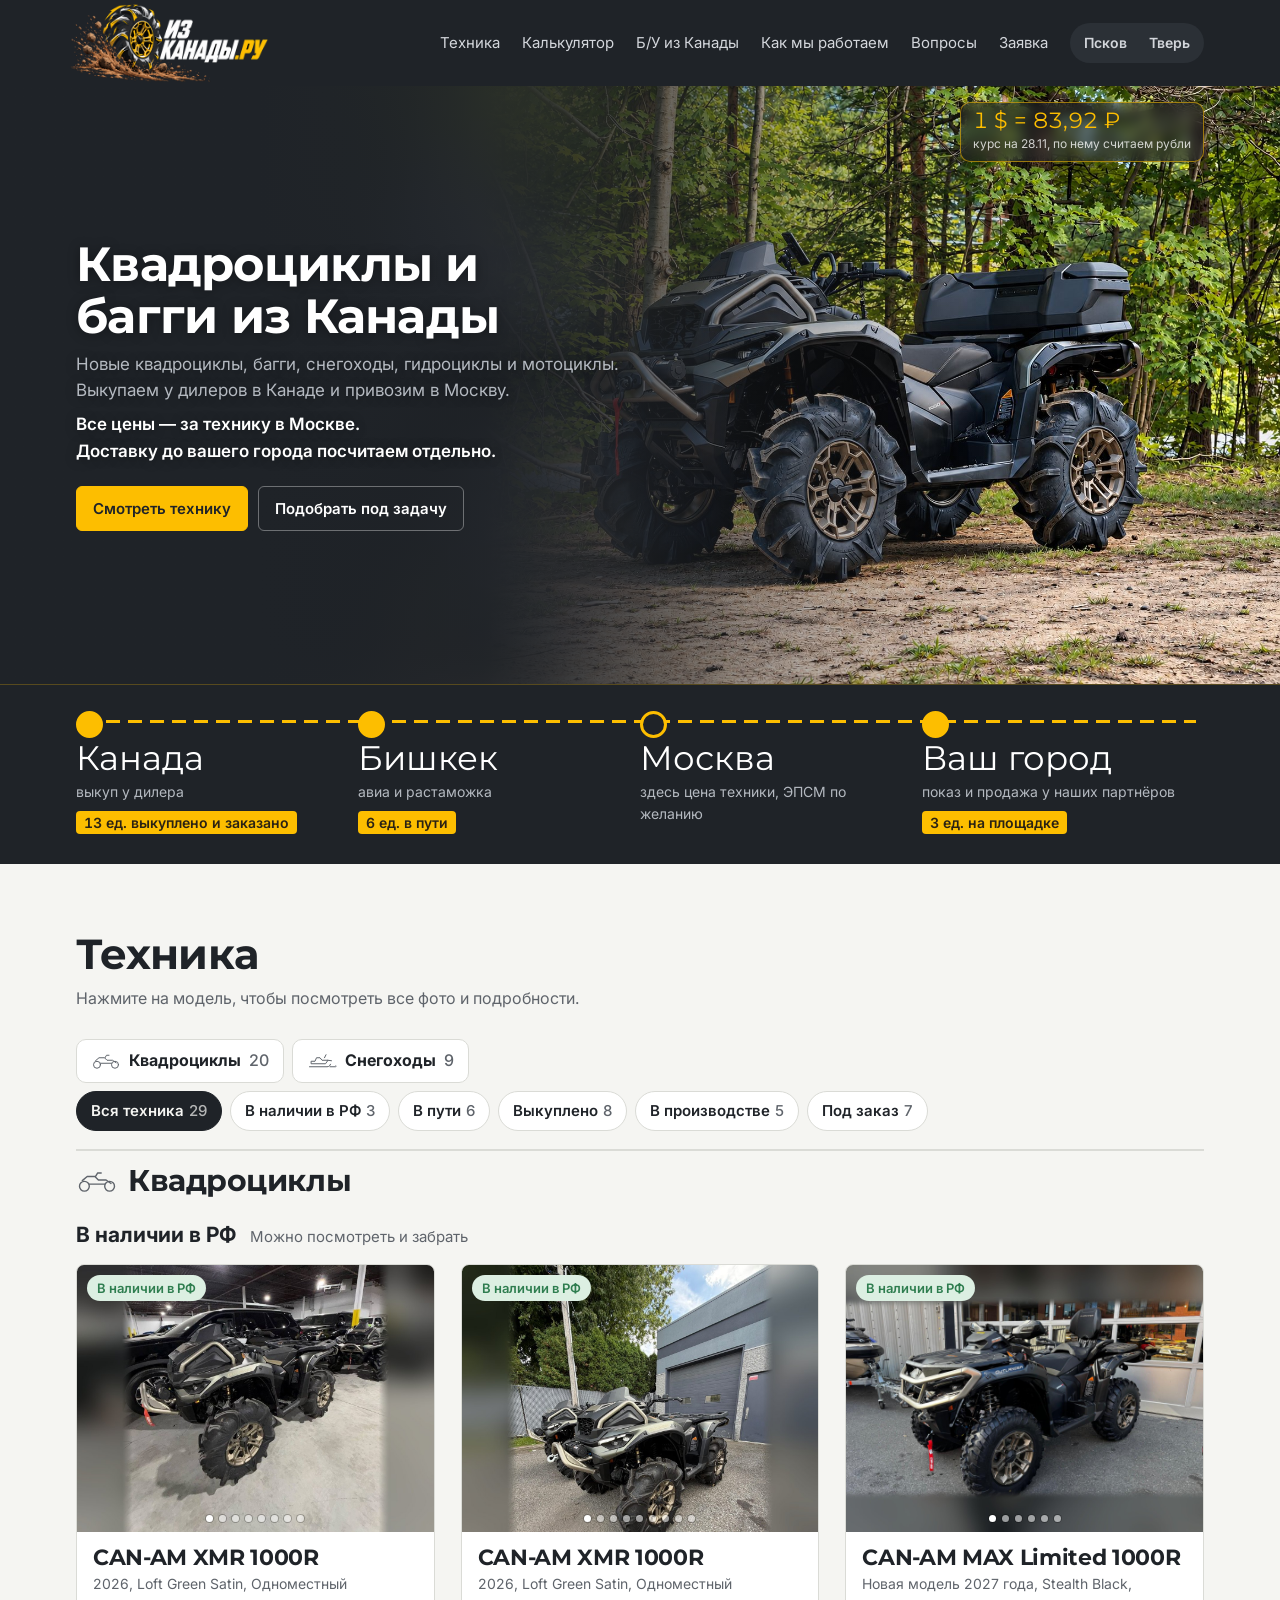
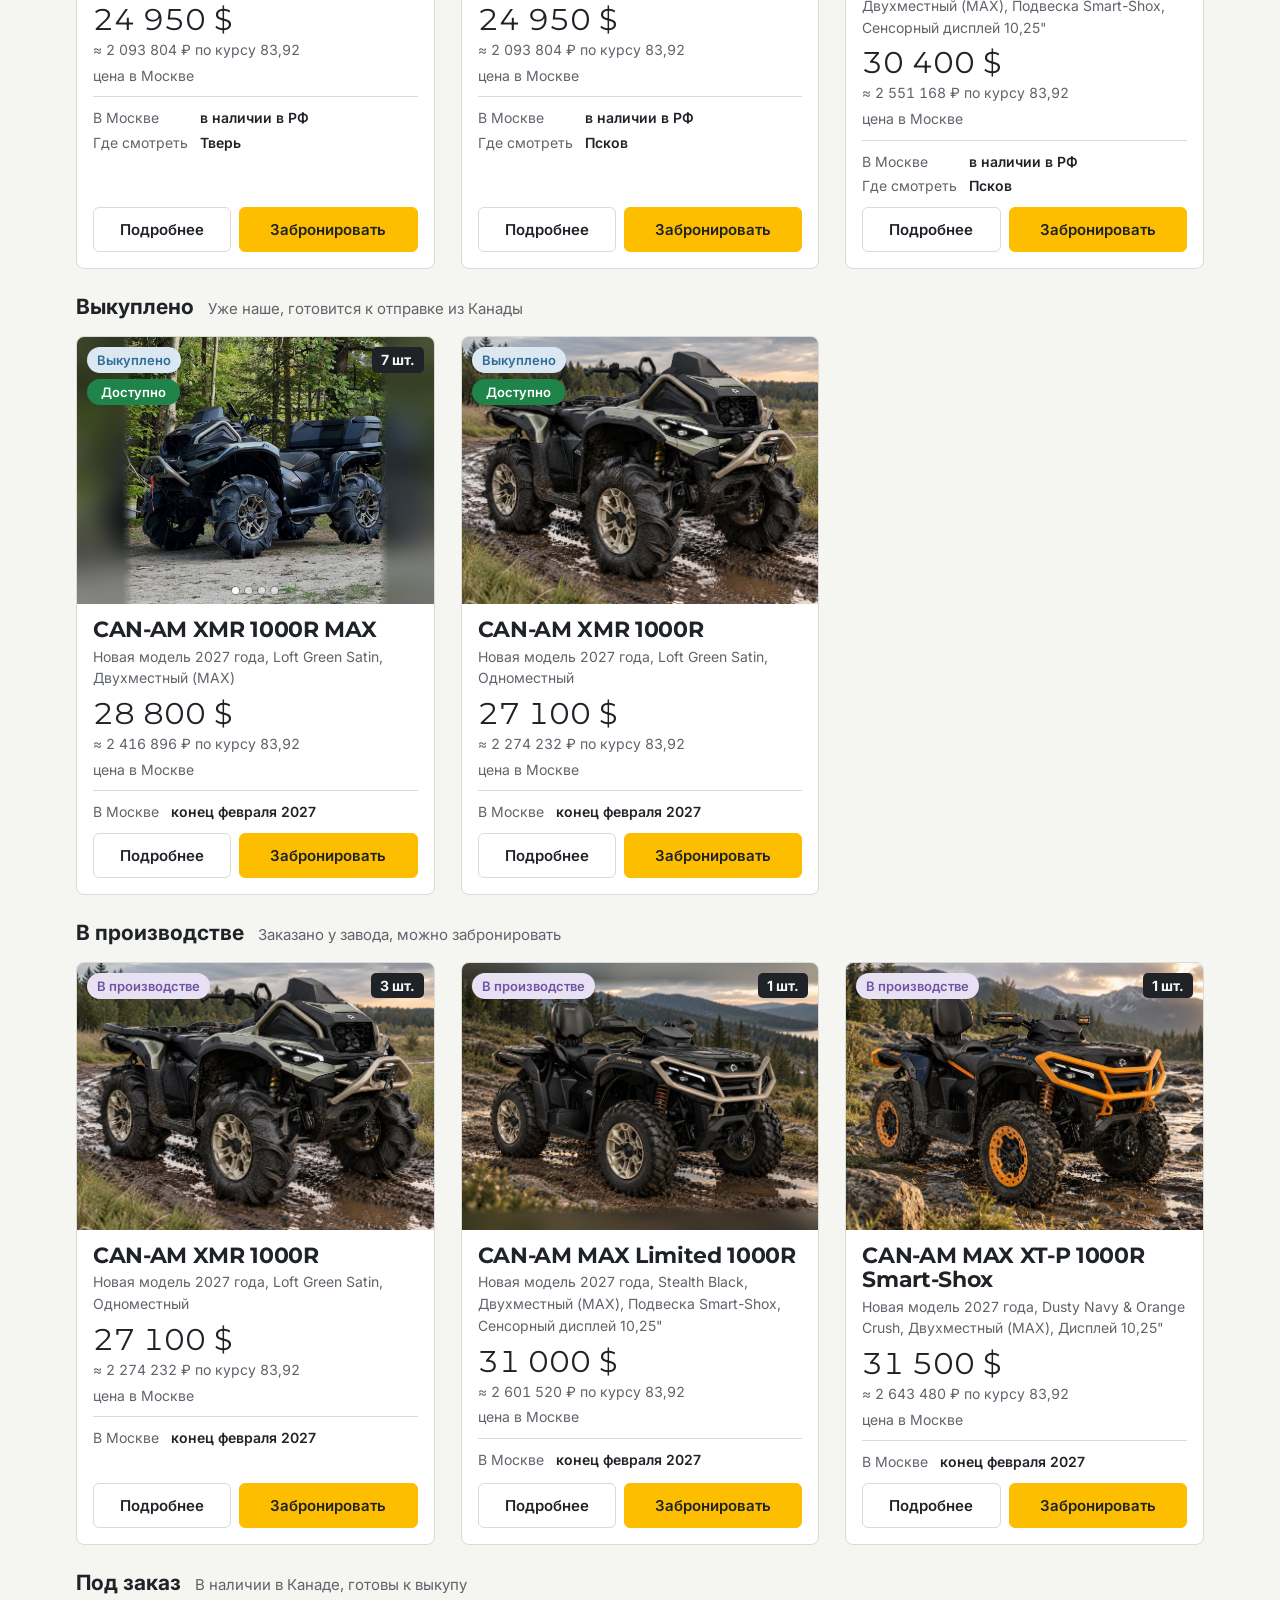
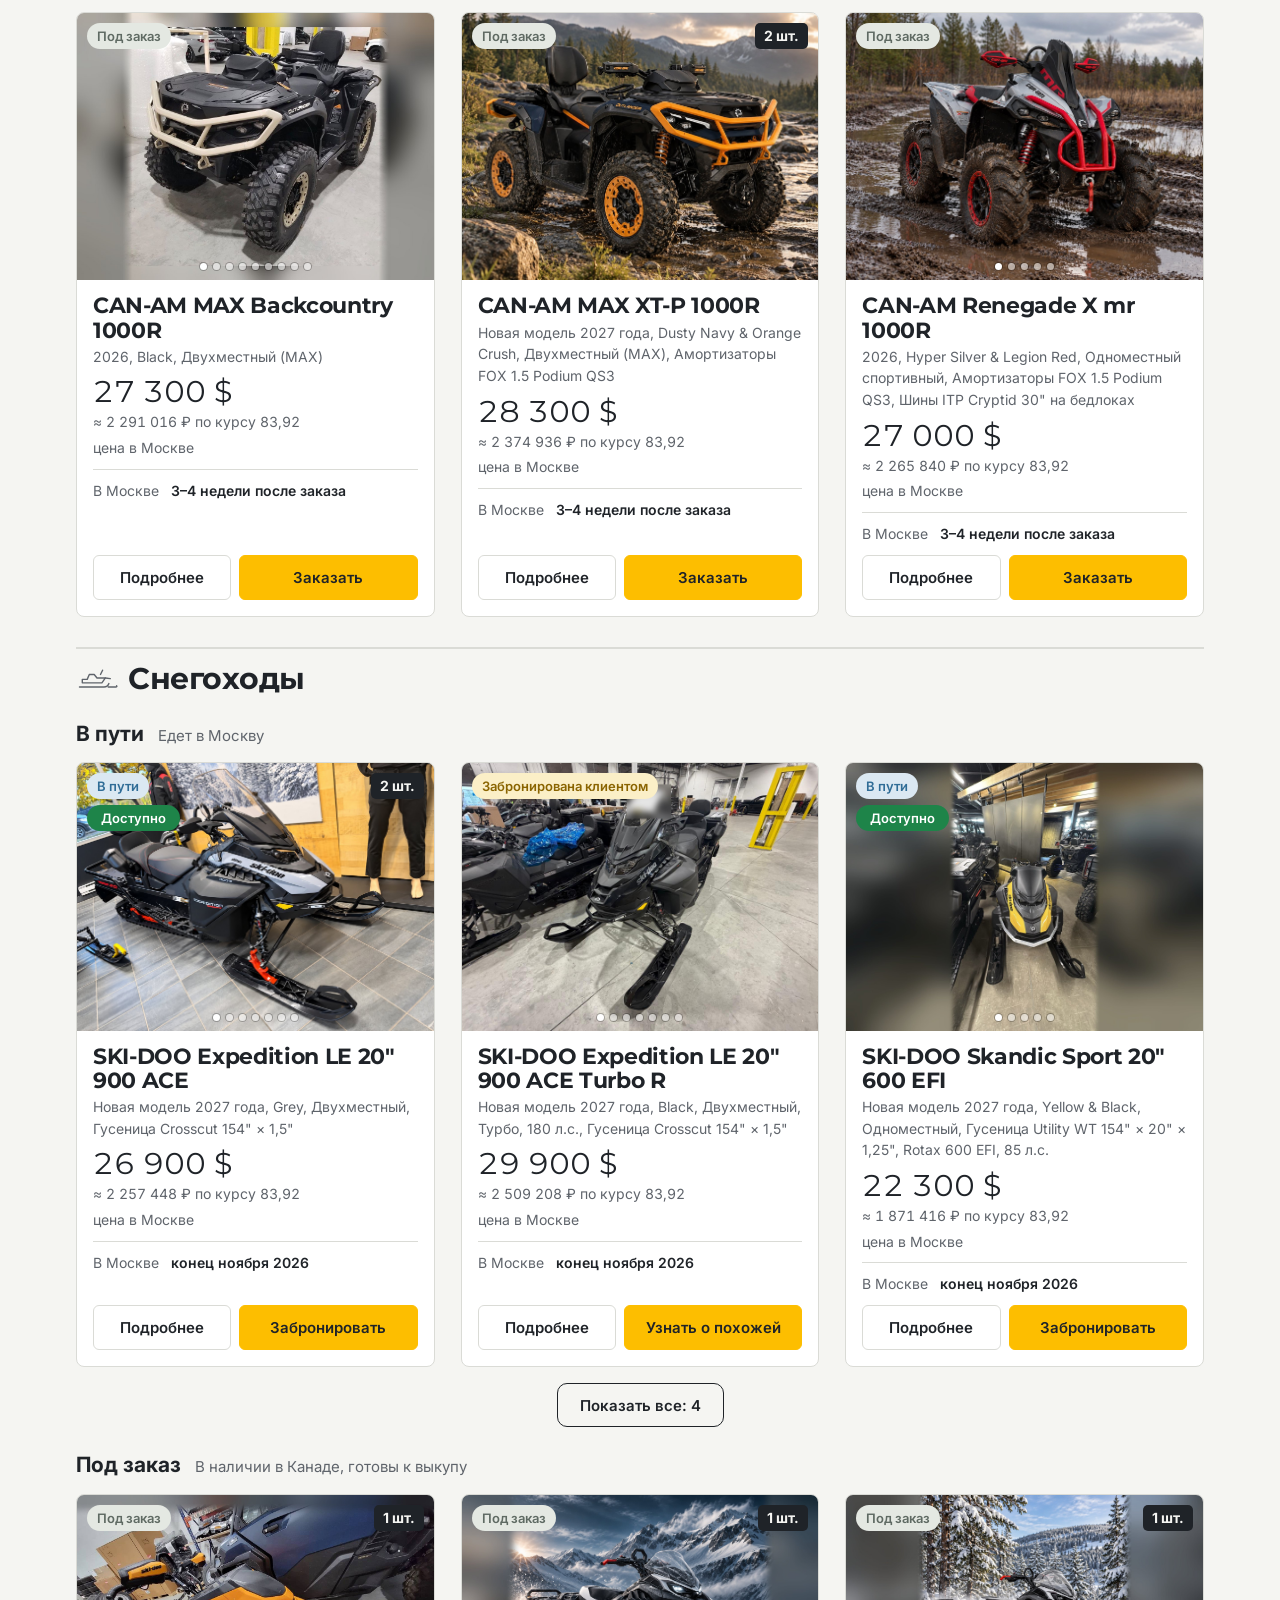
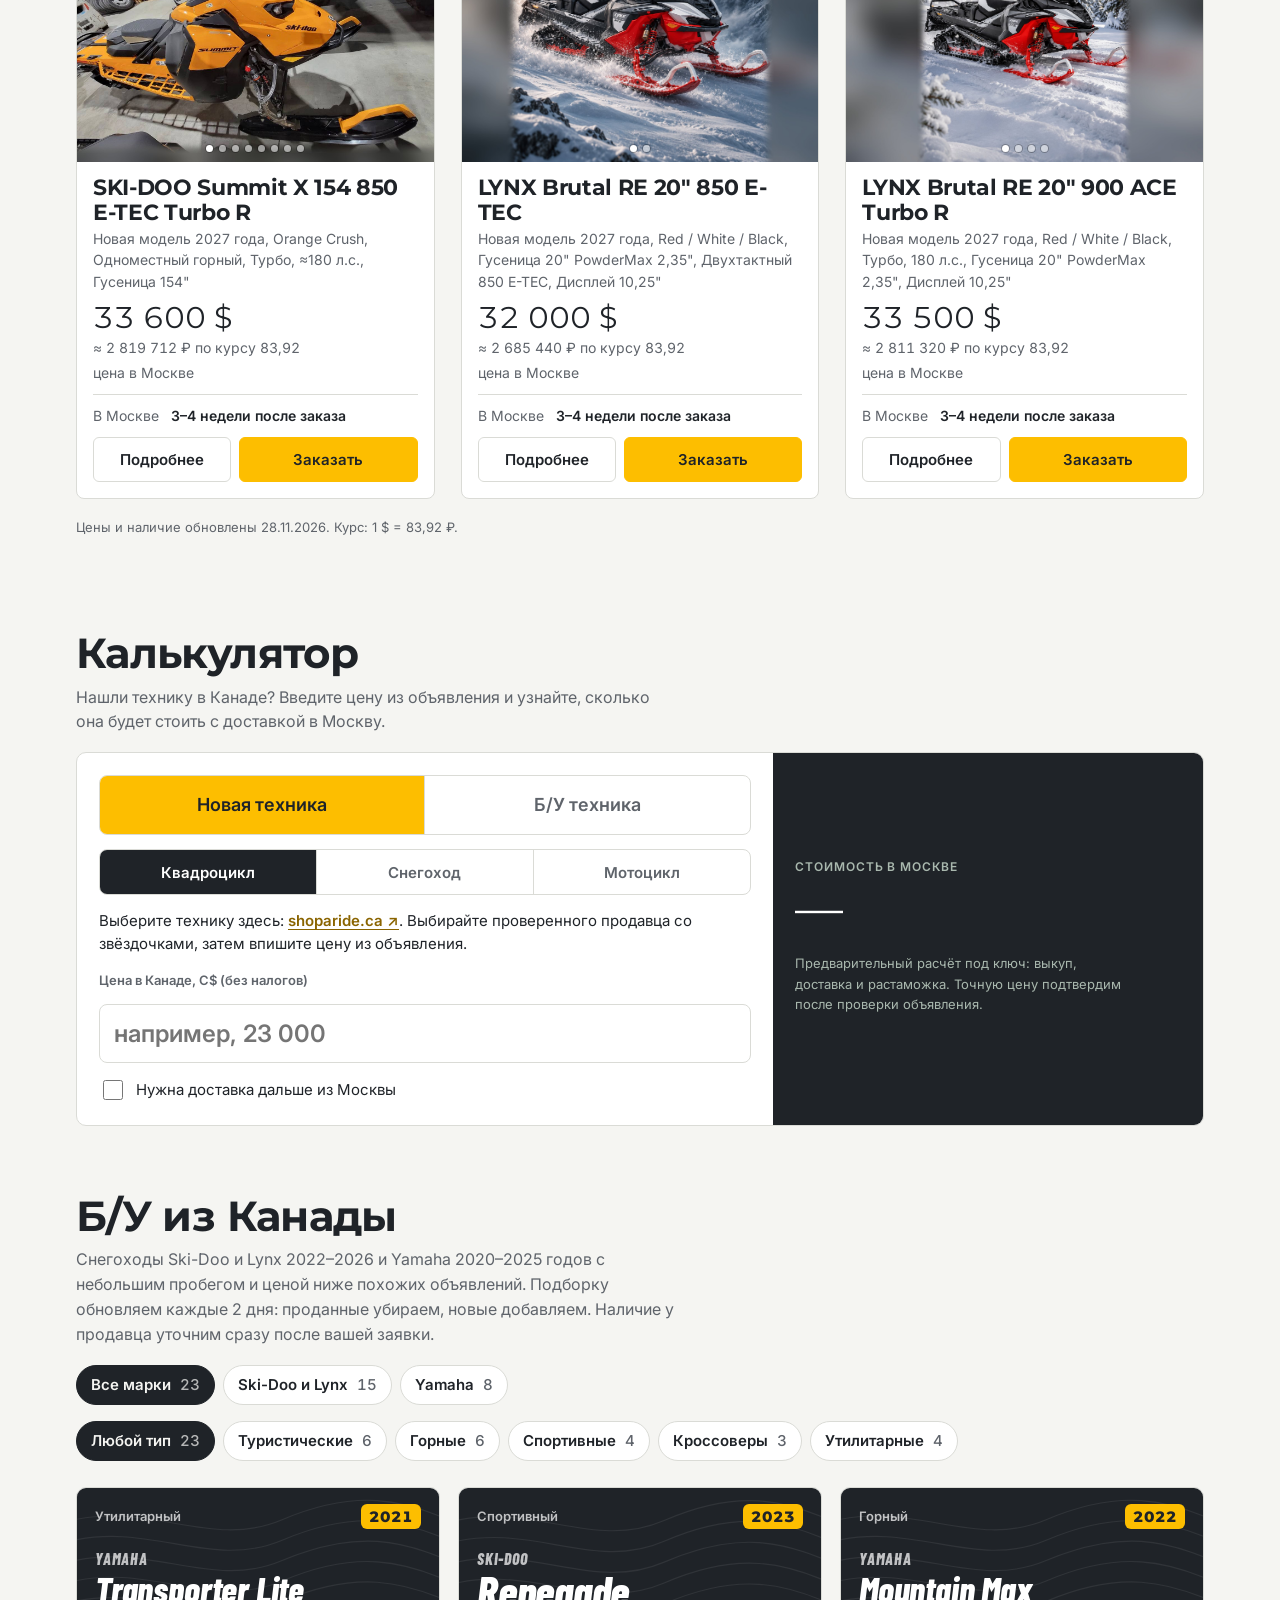
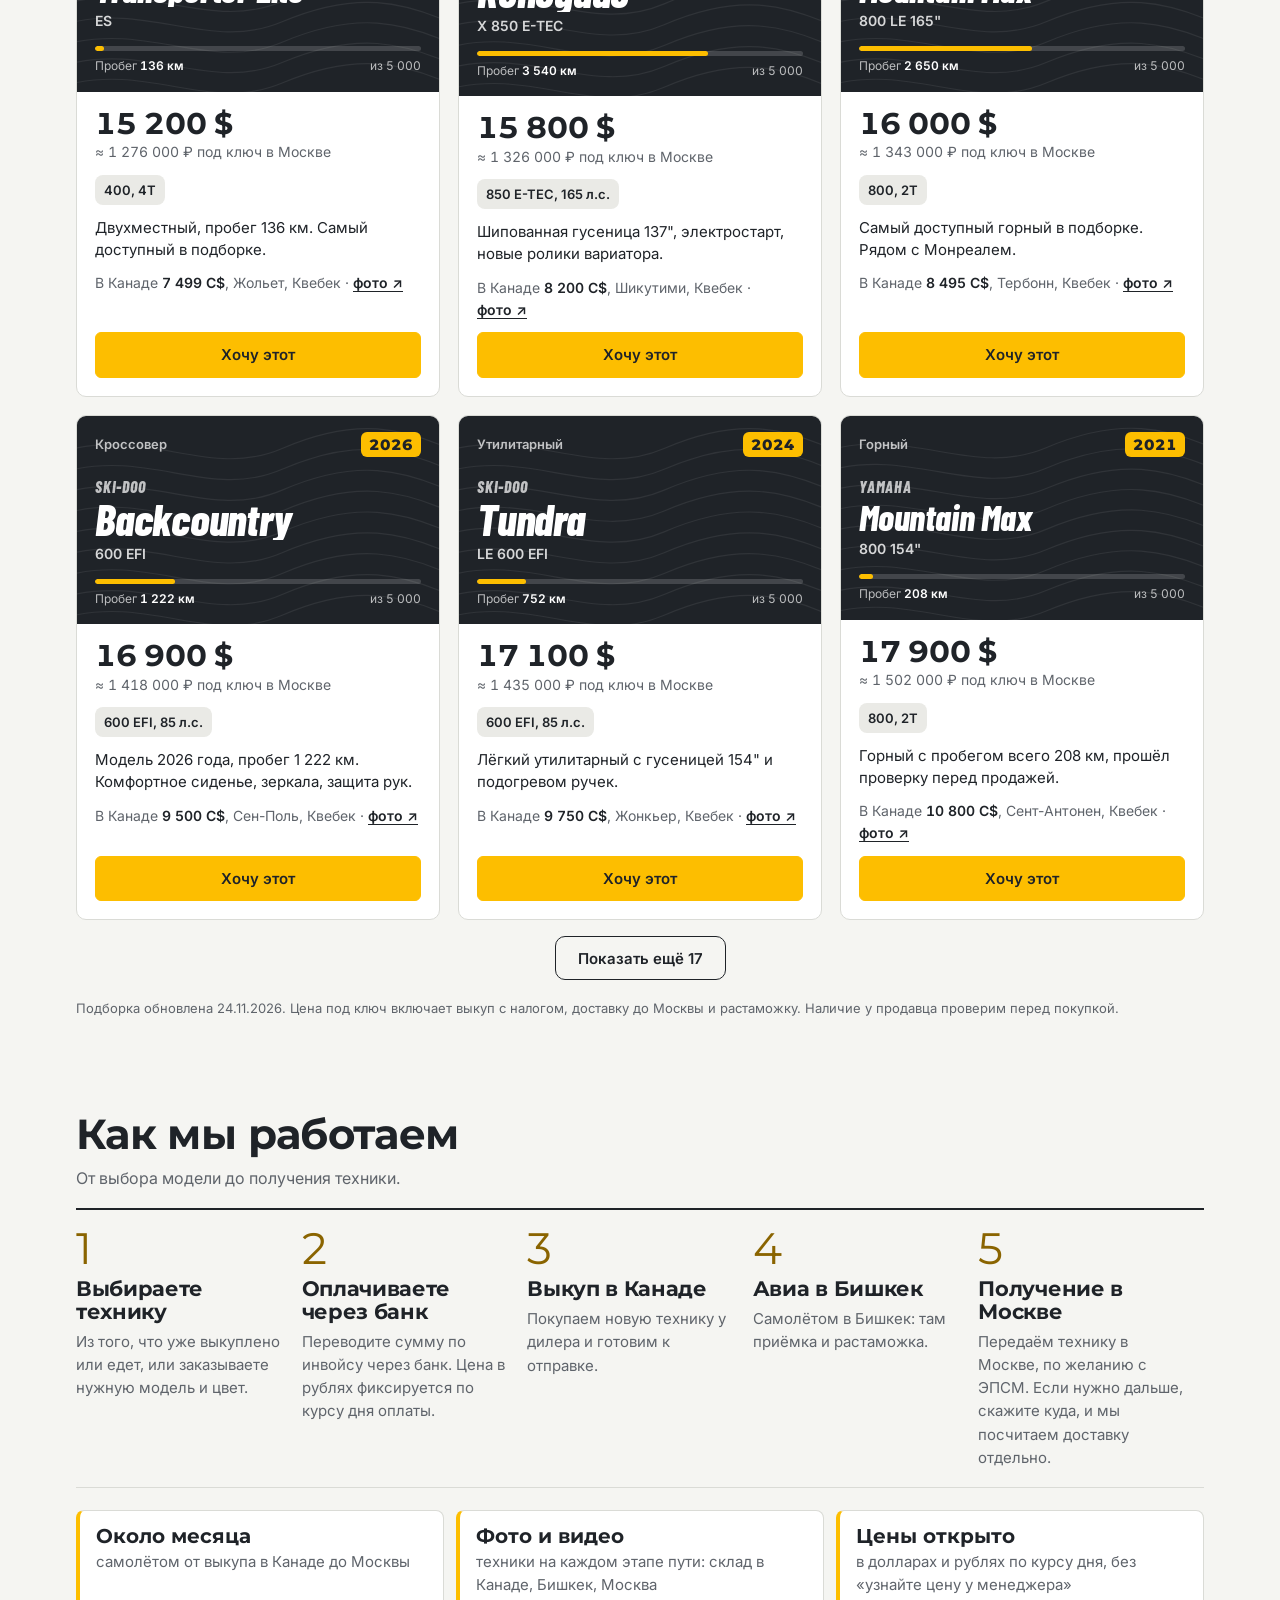
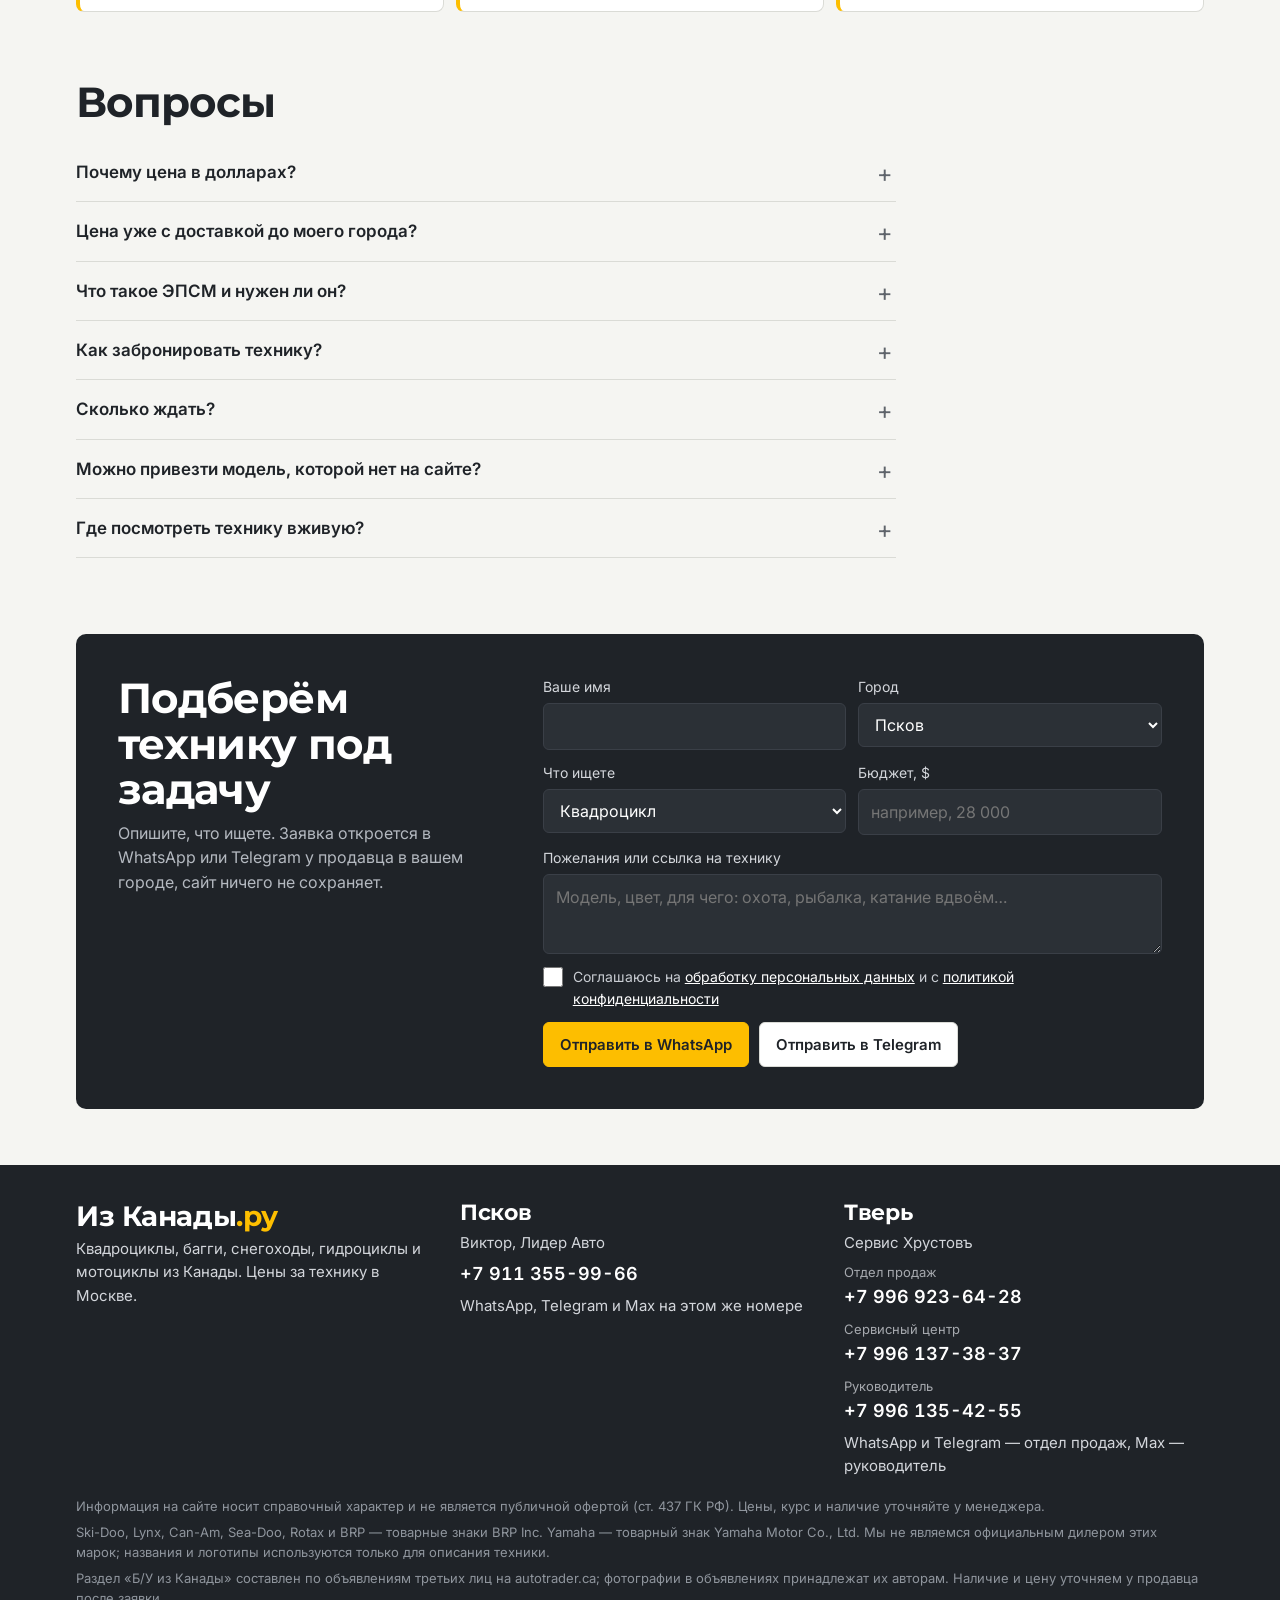
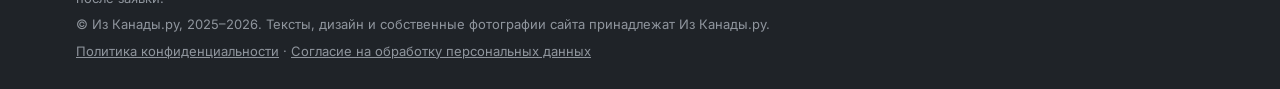
<file: index.html>
<!doctype html>
<html lang="ru">
<head>
<meta charset="utf-8">
<meta name="viewport" content="width=device-width,initial-scale=1,viewport-fit=cover">
<meta name="robots" content="noindex">
<title>Из Канады.ру — квадроциклы, багги, снегоходы, гидроциклы и мотоциклы, цены в Москве</title>
<meta property="og:type" content="website">
<meta property="og:site_name" content="Из Канады.ру">
<meta property="og:title" content="Из Канады.ру — квадроциклы, багги, снегоходы, гидроциклы и мотоциклы, цены в Москве">
<meta property="og:description" content="Новые квадроциклы, багги, снегоходы, гидроциклы и мотоциклы из Канады. Цены за технику в Москве, в долларах и рублях по курсу на сегодня.">
<meta property="og:url" content="https://izkanady.ru/">
<meta property="og:image" content="https://izkanady.ru/img/og.jpg">
<meta property="og:image:width" content="1200">
<meta property="og:image:height" content="630">
<meta property="og:locale" content="ru_RU">
<meta name="twitter:card" content="summary_large_image">
<meta name="description" content="Новые квадроциклы, багги, снегоходы, гидроциклы и мотоциклы из Канады. Цены за технику в Москве, в долларах и рублях по курсу на сегодня.">
<link rel="preconnect" href="https://fonts.googleapis.com">
<link rel="preconnect" href="https://fonts.gstatic.com" crossorigin>
<link rel="stylesheet" href="https://fonts.googleapis.com/css2?family=Montserrat:wght@600;700;800&family=Inter:wght@400;500;600;700&family=Barlow+Condensed:ital,wght@1,800&display=swap">
<link rel="stylesheet" href="assets/site.css?v=20261123r">
<link rel="icon" href="img/favicon-64.png?v=1" type="image/png">
<link rel="apple-touch-icon" href="img/apple-touch-icon.png?v=1">
</head>
<body>
<header class="top">
  <div class="wrap">
    <a class="logo" href="./"><img class="logo-img" src="img/logo-header.png?v=1" alt="Из Канады.ру" width="157" height="60"></a>
    <nav class="topnav" aria-label="Разделы"><a href="#catalog">Техника</a><a href="#calc">Калькулятор</a><a href="#used">Б/У из Канады</a><a href="#how">Как мы работаем</a><a href="#faq">Вопросы</a><a href="#request">Заявка</a></nav>
    <div id="cityToggle"></div>
  </div>
</header>

<section class="hero">
  <div class="hero-photo" aria-hidden="true"></div>
  <div class="wrap">
    <div class="hero-row">
      <div>
        <h1>Квадроциклы и багги из Канады</h1>
        <p class="lead">Новые квадроциклы, багги, снегоходы, гидроциклы и мотоциклы.<br>Выкупаем у дилеров в Канаде и привозим в Москву.</p><p class="lead" style="color:#fff;font-weight:600">Все цены — за технику в Москве.<br>Доставку до вашего города посчитаем отдельно.</p>
        <div class="cta"><a class="btn primary" href="#catalog">Смотреть технику</a><a class="btn ghost-light" href="#request">Подобрать под задачу</a></div>
      </div>
      <div class="rate" aria-label="Курс доллара"><div class="v num" id="rateVal"></div><div class="l" id="rateLbl"></div></div>
    </div>
  </div>
</section>
<section class="route-band" aria-label="Путь техники">
  <div class="wrap"><div class="route"><ol id="route"></ol></div></div>
</section>

<main>
  <section class="block" id="catalog">
    <div class="wrap">
      <div class="block-h"><div><h2>Техника</h2><p class="lead">Нажмите на модель, чтобы посмотреть все фото и подробности.</p></div></div>
      <div class="catnav"><nav class="kinds" id="kinds" aria-label="Вид техники" hidden></nav><nav class="filter" id="filter" aria-label="Фильтр по наличию"></nav></div>
      <div id="list"></div>
      <p class="updated" id="updated"></p>
    </div>
  </section>

  <section class="block" id="calc" hidden>
    <div class="wrap">
      <div class="block-h"><div><h2>Калькулятор</h2><p class="lead">Нашли технику в Канаде? Введите цену из объявления и узнайте, сколько она будет стоить с доставкой в Москву.</p></div></div>
      <div class="calc-box">
        <div class="calc-in">
          <div class="seg seg-big" role="radiogroup" aria-label="Состояние техники">
            <button type="button" role="radio" aria-checked="true" data-ccond="n">Новая техника</button>
            <button type="button" role="radio" aria-checked="false" data-ccond="u">Б/У техника</button>
          </div>
          <div class="seg" role="radiogroup" aria-label="Тип техники">
            <button type="button" role="radio" aria-checked="true" data-ctype="q">Квадроцикл</button>
            <button type="button" role="radio" aria-checked="false" data-ctype="s">Снегоход</button>
            <button type="button" role="radio" aria-checked="false" data-ctype="m" id="calcMoto">Мотоцикл</button>
          </div>
          <p class="calc-src" id="calcSrcP">Выберите технику здесь: <a id="calcSrc" href="https://www.shoparide.ca/en/snowmobile/?region=montreal" target="_blank" rel="noopener">shoparide.ca ↗</a>. <span id="calcSrcTip">Выбирайте проверенного продавца со звёздочками, затем впишите цену из объявления.</span></p>
          <label class="calc-lbl" for="calcPrice">Цена в Канаде, C$ (без налогов)</label>
          <input id="calcPrice" class="calc-price num" inputmode="decimal" autocomplete="off" placeholder="например, 23 000">
          <label class="calc-chk"><input type="checkbox" id="calcDeliv"> Нужна доставка дальше из Москвы</label>
        </div>
        <div class="calc-out" aria-live="polite">
          <div class="calc-cap">Стоимость в Москве</div>
          <div class="calc-usd num" id="calcUsd">—</div>
          <div class="calc-rub num" id="calcRub"></div>
          <div class="calc-pre num" id="calcPre" hidden></div>
          <p class="calc-note" id="calcNote">Предварительный расчёт под ключ: выкуп, доставка и растаможка. Точную цену подтвердим после проверки объявления.</p>
          <button type="button" class="btn primary" id="calcAsk" hidden>Узнать точную цену</button>
        </div>
      </div>
    </div>
  </section>

  <section class="block" id="used" hidden>
    <div class="wrap">
      <div class="block-h"><div><h2>Б/У из Канады</h2><p class="lead">Снегоходы Ski-Doo и Lynx 2022–2026 и Yamaha 2020–2025 годов с небольшим пробегом и ценой ниже похожих объявлений. Подборку обновляем каждые 2 дня: проданные убираем, новые добавляем. Наличие у продавца уточним сразу после вашей заявки.</p></div></div>
      <div class="uc-filters">
        <nav class="filter" id="ucBrand" aria-label="Марка"></nav>
        <nav class="filter" id="ucKind" aria-label="Тип снегохода"></nav>
      </div>
      <div class="uc-grid" id="usedList"></div>
      <button class="more-btn" type="button" id="usedMore" hidden></button>
      <p class="updated" id="usedUpd"></p>
    </div>
  </section>

  <section class="block" id="how">
    <div class="wrap">
      <div class="block-h"><div><h2>Как мы работаем</h2><p class="lead">От выбора модели до получения техники.</p></div></div>
      <ol class="steps">
        <li><h3>Выбираете технику</h3><p>Из того, что уже выкуплено или едет, или заказываете нужную модель и цвет.</p></li>
        <li><h3>Оплачиваете через банк</h3><p>Переводите сумму по инвойсу через банк. Цена в рублях фиксируется по курсу дня оплаты.</p></li>
        <li><h3>Выкуп в Канаде</h3><p>Покупаем новую технику у дилера и готовим к отправке.</p></li>
        <li><h3>Авиа в Бишкек</h3><p>Самолётом в Бишкек: там приёмка и растаможка.</p></li>
        <li><h3>Получение в Москве</h3><p>Передаём технику в Москве, по желанию с ЭПСМ. Если нужно дальше, скажите куда, и мы посчитаем доставку отдельно.</p></li>
      </ol>
      <ul class="promise">
        <li><b>Около месяца</b><span>самолётом от выкупа в Канаде до Москвы</span></li>
        <li><b>Фото и видео</b><span>техники на каждом этапе пути: склад в Канаде, Бишкек, Москва</span></li>
        <li><b>Цены открыто</b><span>в долларах и рублях по курсу дня, без «узнайте цену у менеджера»</span></li>
      </ul>
    </div>
  </section>

  <section class="block" id="faq">
    <div class="wrap">
      <div class="block-h"><h2>Вопросы</h2></div>
      <div class="faq">
        <details><summary>Почему цена в долларах?</summary><p>Технику мы покупаем в Канаде за доллары, поэтому цена фиксируется в долларах. Рублёвая цена на сайте пересчитана по курсу на сегодня, курс обновляется каждое утро. Точную сумму в рублях назовёт продавец в день оплаты.</p></details>
        <details><summary>Цена уже с доставкой до моего города?</summary><p>Нет. Все цены на сайте — за технику в Москве. Скажите продавцу, куда нужно привезти, и он посчитает доставку отдельно.</p></details>
        <details><summary>Что такое ЭПСМ и нужен ли он?</summary><p>Электронный паспорт самоходной машины. Он нужен, чтобы поставить технику на учёт. Оформляем по желанию, это <b id="epsmFaq"></b> сверх цены техники.</p></details>
        <details><summary>Как забронировать технику?</summary><p>Нажмите «Забронировать» на нужной модели и напишите продавцу в WhatsApp или Telegram. После задатка техника закрепляется за вами и снимается с продажи.</p></details>
        <details><summary>Сколько ждать?</summary><p>Срок указан в карточке каждой модели в строке «В Москве». Для техники под заказ это срок после вашего заказа, для техники в производстве и в пути — ожидаемый месяц прибытия.</p></details>
        <details><summary>Можно привезти модель, которой нет на сайте?</summary><p>Да. Оставьте заявку внизу страницы: марку, модель, год и бюджет. Найдём вариант в Канаде и назовём цену с доставкой.</p></details>
        <details><summary>Где посмотреть технику вживую?</summary><p>У наших партнёров: <span id="whereList"></span>. Перед визитом позвоните продавцу.</p></details>
      </div>
    </div>
  </section>

  <section class="block" id="request">
    <div class="wrap">
      <div class="req">
        <div><h2>Подберём технику под задачу</h2><p class="lead">Опишите, что ищете. Заявка откроется в WhatsApp или Telegram у продавца в вашем городе, сайт ничего не сохраняет.</p></div>
        <form id="reqForm" novalidate>
          <label>Ваше имя<input name="name" autocomplete="given-name" required></label>
          <label>Город<select name="city" id="reqCity"></select></label>
          <label>Что ищете<select name="kind"><option>Квадроцикл</option><option>Двухместный квадроцикл</option><option>Багги (SSV)</option><option>Снегоход</option><option>Гидроцикл</option><option>Пока не знаю</option></select></label>
          <label>Бюджет, $<input name="budget" inputmode="numeric" placeholder="например, 28 000"></label>
          <label class="full">Пожелания или ссылка на технику<textarea name="wish" placeholder="Модель, цвет, для чего: охота, рыбалка, катание вдвоём…"></textarea></label>
          <label class="full agree"><input type="checkbox" name="agree" required> <span>Соглашаюсь на <a href="consent.html" target="_blank">обработку персональных данных</a> и с <a href="privacy.html" target="_blank">политикой конфиденциальности</a></span></label>
          <div class="send"><button class="btn primary" type="submit" data-via="wa">Отправить в WhatsApp</button><button class="btn" type="submit" data-via="tg">Отправить в Telegram</button><span class="hint" id="reqHint"></span></div>
        </form>
      </div>
    </div>
  </section>
</main>

<footer>
  <div class="wrap">
    <div class="cols"><div><h3 data-sitename></h3><p>Квадроциклы, багги, снегоходы, гидроциклы и мотоциклы из Канады. Цены за технику в Москве.</p></div><div id="footSellers" style="display:contents"></div></div>
    <div class="legal-foot">
      <p class="small">Информация на сайте носит справочный характер и не является публичной офертой (ст. 437 ГК РФ). Цены, курс и наличие уточняйте у менеджера.</p>
      <p class="small">Ski-Doo, Lynx, Can-Am, Sea-Doo, Rotax и BRP — товарные знаки BRP Inc. Yamaha — товарный знак Yamaha Motor Co., Ltd. Мы не являемся официальным дилером этих марок; названия и логотипы используются только для описания техники.</p>
      <p class="small">Раздел «Б/У из Канады» составлен по объявлениям третьих лиц на autotrader.ca; фотографии в объявлениях принадлежат их авторам. Наличие и цену уточняем у продавца после заявки.</p>
      <p class="small">© Из Канады.ру, 2025–2026. Тексты, дизайн и собственные фотографии сайта принадлежат Из Канады.ру.</p>
      <p class="small"><a href="privacy.html">Политика конфиденциальности</a> · <a href="consent.html">Согласие на обработку персональных данных</a></p>
    </div>
  </div>
</footer>
<div class="toast" id="toast" hidden></div>
<div class="sheet-bg" id="sheet" hidden></div>

<script src="data.js?v=20261125a"></script>
<script src="used.js?v=20261124a"></script>
<script src="assets/site.js?v=20261125a"></script>
<script>
let active = "all";
const openGrp = new Set();
const grpLimit = () => matchMedia("(max-width:640px)").matches ? 2 : 3;
function card(it){
  const w = where(it);
  return `<article class="card">
    <div class="ph">${galleryHtml(it, false)}${pillsHtml(it)}${(!it.noQty && (it.qty > 1 || it.stage === "preorder" || it.stage === "offer")) ? `<span class="qty">${it.qty} шт.</span>` : ""}</div>
    <div class="body">
      <div><h4><a href="${modelUrl(it)}">${esc(title(it))}</a></h4><div class="meta">${esc(yearStr(it))}, ${esc(it.color || "цвет уточняется")}${(it.specs || []).length ? ", " + it.specs.map(s => esc(s)).join(", ") : ""}</div></div>
      <div class="price">${priceHtml(it)}</div>
      <dl class="facts"><dt>В Москве</dt><dd>${esc(eta(it))}</dd>${w ? `<dt>Где смотреть</dt><dd>${esc(w)}</dd>` : ""}</dl>
      <div class="actions"><a class="btn" href="${modelUrl(it)}">Подробнее</a><button class="btn primary" type="button" data-ask="${esc(it.ids[0])}">${askLabel(it)}</button></div>
    </div></article>`;
}
const SNOW = `<svg viewBox="0 0 120 70" aria-hidden="true"><g fill="none" stroke="currentColor" stroke-width="4" stroke-linecap="round" stroke-linejoin="round"><path d="M10 58h70c8 0 12-4 14-10M18 46h56l10-14h-24l-8-10H38l-6 14H18z"/><path d="M84 32l14 2M70 22l6-12"/><path d="M92 58h22c2 0 4-2 2-4"/></g></svg>`;
const KIND_ICON = {atv: ATV, sxs: ATV, snow: SNOW, pwc: SNOW};
function render(){
  const items = ALL;
  const kinds = KINDS.map(k => ({k, items: items.filter(it => kindOf(it) === k.k)})).filter(x => x.items.length);
  const qty = list => list.reduce((a, i) => a + i.qty, 0);
  const kindsEl = document.getElementById("kinds");
  kindsEl.hidden = kinds.length < 2;
  kindsEl.innerHTML = kinds.map(x => `<a href="#kind-${x.k.k}">${KIND_ICON[x.k.k] || ""}${esc(x.k.t)}<span>${qty(x.items)}</span></a>`).join("");
  const byGroup = GROUPS.map(g => ({g, items: items.filter(it => g.stages.includes(it.stage))})).filter(x => x.items.length);
  document.getElementById("filter").innerHTML = `<button type="button" data-f="all" aria-pressed="${active === "all"}">Вся техника<span>${qty(items)}</span></button>` +
    byGroup.map(x => `<button type="button" data-f="${x.g.k}" aria-pressed="${active === x.g.k}">${esc(x.g.t)}<span>${qty(x.items)}</span></button>`).join("");
  const many = kinds.length > 1;
  const html = kinds.map(x => {
    const groups = GROUPS.filter(g => active === "all" || g.k === active).map(g => ({g, items: x.items.filter(it => g.stages.includes(it.stage))})).filter(y => y.items.length);
    if (!groups.length) return "";
    const H = many ? "h4" : "h3";
    return `<section class="kind" id="kind-${x.k.k}">${many ? `<h3>${KIND_ICON[x.k.k] || ""}${esc(x.k.t)}</h3>` : ""}` +
      groups.map(y => { const key = x.k.k + ":" + y.g.k, lim = (active !== "all" || openGrp.has(key)) ? y.items.length : grpLimit(), rest = y.items.length - lim; return `<section class="grp"><div class="grp-h"><${H}>${esc(y.g.t)}</${H}><p>${esc(y.g.d)}</p></div><div class="grid">${y.items.slice(0, lim).map(card).join("")}</div>${rest > 0 ? `<button class="more-btn" type="button" data-more="${key}">Показать все: ${y.items.length}</button>` : (openGrp.has(key) && active === "all" ? `<button class="more-btn" type="button" data-more="${key}">Свернуть</button>` : "")}</section>`; }).join("") + `</section>`;
  }).join("");
  document.getElementById("list").innerHTML = html || `<p class="lead">Сейчас обновляем список. Оставьте заявку ниже, и мы подберём технику.</p>`;
}
function route(){
  const cnt = st => ALL.filter(i => st.includes(i.stage)).reduce((a, i) => a + i.qty, 0);
  const legs = [
    {place: "Канада", what: "выкуп у дилера", n: cnt(["preorder","deposit","bought"]), w: "ед. выкуплено и заказано"},
    {place: "Бишкек", what: "авиа и растаможка", n: cnt(["air","bishkek","road"]), w: "ед. в пути"},
    {place: "Москва", what: "здесь цена техники, ЭПСМ по желанию", n: cnt(["moscow"]), w: "ед. в Москве"},
    {place: CITY ? SELLERS[CITY].city : "Ваш город", what: CITY ? "показ и продажа: " + SELLERS[CITY].name : "показ и продажа у наших партнёров", n: cnt(["site"]), w: "ед. на площадке"}
  ];
  document.getElementById("route").innerHTML = legs.map(l => `<li class="${l.n ? "live" : ""}"><div class="place">${esc(l.place)}</div><div class="what">${esc(l.what)}</div>${l.n ? `<span class="cnt num">${l.n} ${l.w}</span>` : ""}</li>`).join("");
}
frame();
document.getElementById("reqCity").innerHTML = Object.entries(SELLERS).map(([k, s]) => `<option value="${k}">${esc(s.city)}</option>`).join("");
document.getElementById("whereList").textContent = Object.values(SELLERS).map(s => s.city + ", " + s.name).join("; ");
document.getElementById("rateVal").textContent = "1 $ = " + rateStr() + " ₽";
const rd = (DATA.rateDate || "").split("-");
document.getElementById("rateLbl").textContent = (rd.length === 3 ? "курс на " + rd[2] + "." + rd[1] : "курс на сегодня") + ", по нему считаем рубли";
document.getElementById("epsmFaq").textContent = fmt(DATA.epsmRub || 166000) + " ₽";
render(); route();
document.addEventListener("citychange", () => { route(); const s = document.querySelector("#reqForm [name=city]"); if (CITY) s.value = CITY; });
if (CITY) document.querySelector("#reqForm [name=city]").value = CITY;
document.getElementById("kinds").addEventListener("click", e => {
  const a = e.target.closest("a[href^='#kind-']"); if (!a) return; e.preventDefault();
  if (active !== "all") { active = "all"; render(); }
  const el = document.querySelector(a.getAttribute("href")); if (!el) return;
  const nav = document.querySelector(".catnav"), top = 60 + (nav ? nav.offsetHeight : 0) + 8;
  window.scrollTo({top: el.getBoundingClientRect().top + window.scrollY - top, behavior: "smooth"});
});
document.getElementById("filter").addEventListener("click", e => { const b = e.target.closest("[data-f]"); if (!b) return; active = b.dataset.f; render(); });
document.getElementById("list").addEventListener("click", e => { const b = e.target.closest("[data-more]"); if (!b) return; const k = b.dataset.more, sec = b.closest(".grp"); openGrp.has(k) ? openGrp.delete(k) : openGrp.add(k); render(); if (!openGrp.has(k)) { const t = document.querySelector(`[data-more="${k}"]`); (t ? t.closest(".grp") : sec)?.scrollIntoView({block: "start"}); } });
document.getElementById("list").addEventListener("click", e => { const b = e.target.closest("[data-ask]"); if (b) askAbout(findModel(b.dataset.ask)); });
document.getElementById("reqForm").addEventListener("submit", e => {
  e.preventDefault();
  const f = e.target, v = k => f.elements[k].value.trim();
  if (!v("name")) { document.getElementById("reqHint").textContent = "Напишите, как к вам обращаться"; f.elements.name.focus(); return; }
  if (!f.elements.agree.checked) { document.getElementById("reqHint").textContent = "Отметьте согласие на обработку данных"; f.elements.agree.focus(); return; }
  const s = SELLERS[v("city")]; setCity(v("city"));
  const text = `Здравствуйте! Меня зовут ${v("name")}. Ищу: ${v("kind")}.` + (v("budget") ? ` Бюджет: ${v("budget")} $.` : "") + (v("wish") ? (/https?:\/\/\S+/.test(v("wish")) ? ` Хочу выкупить эту технику: ${v("wish")}` : ` ${v("wish")}`) : "");
  const via = (e.submitter && e.submitter.dataset.via) || "wa";
  const url = via === "tg" ? tgHref(s) : `https://wa.me/${digits(s.whatsapp)}?text=${encodeURIComponent(text)}`;
  if (via === "tg") { copyText(text).then(ok => { if (ok) toast("Текст заявки скопирован, вставьте его в чат"); }); }
  window.open(url, "_blank", "noopener");
});
</script>
</body>
</html>
</file>
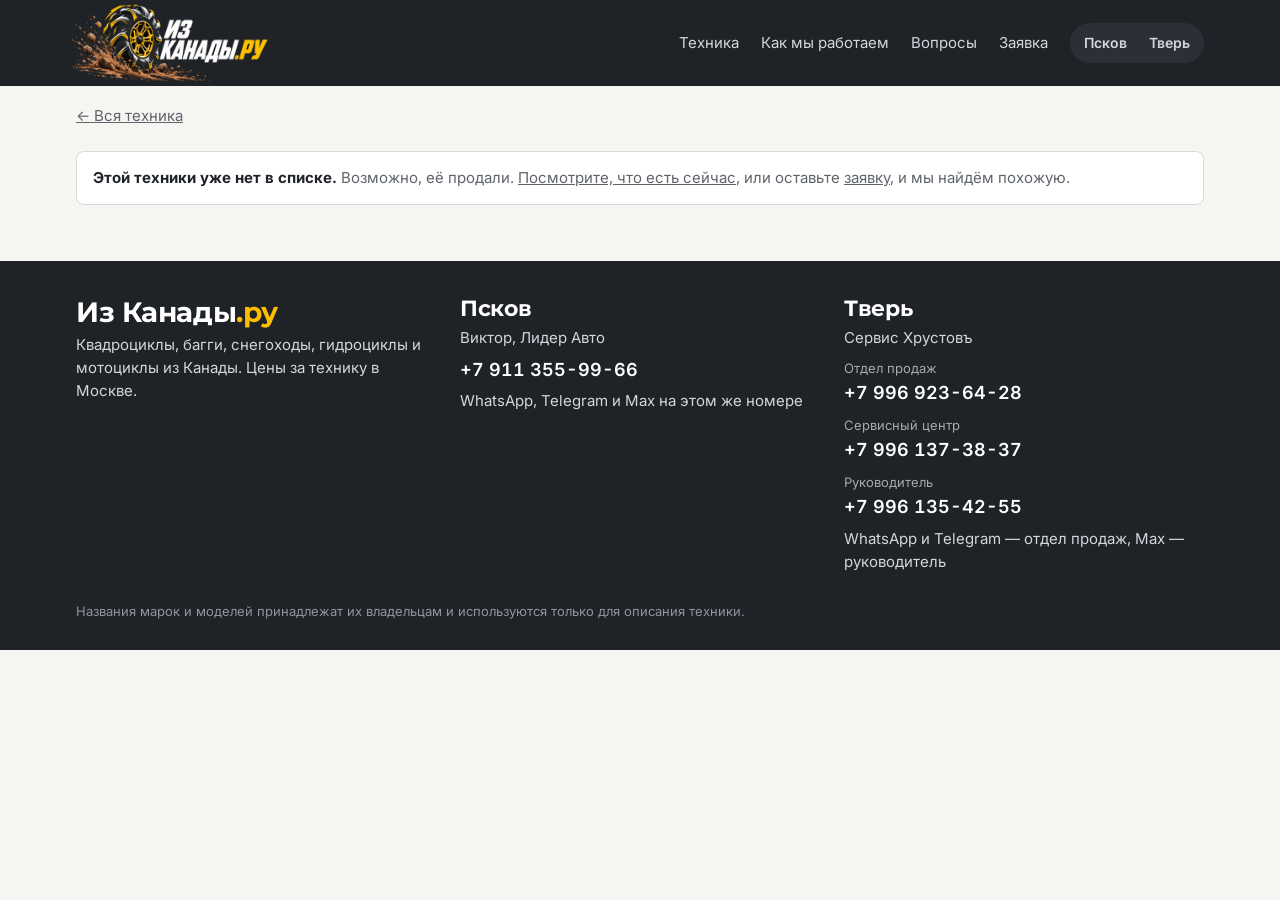
<file: model/index.html>
<!doctype html>
<html lang="ru">
<head>
<meta charset="utf-8">
<meta name="viewport" content="width=device-width,initial-scale=1,viewport-fit=cover">
<meta name="robots" content="noindex">
<title>Техника из Канады</title>
<meta property="og:type" content="website">
<meta property="og:site_name" content="Из Канады.ру">
<meta property="og:title" content="Из Канады.ру — техника из Канады">
<meta property="og:description" content="Новые квадроциклы и снегоходы из Канады. Цены за технику в Москве, в долларах и рублях.">
<meta property="og:url" content="https://izkanady.ru/model/">
<meta property="og:image" content="https://izkanady.ru/img/og.jpg">
<meta property="og:image:width" content="1200">
<meta property="og:image:height" content="630">
<meta property="og:locale" content="ru_RU">
<meta name="twitter:card" content="summary_large_image">
<link rel="preconnect" href="https://fonts.googleapis.com">
<link rel="preconnect" href="https://fonts.gstatic.com" crossorigin>
<link rel="stylesheet" href="https://fonts.googleapis.com/css2?family=Montserrat:wght@600;700;800&family=Inter:wght@400;500;600;700&display=swap">
<base href="../">
<link rel="stylesheet" href="assets/site.css?v=20261123r">
<link rel="icon" href="img/favicon-64.png?v=1" type="image/png">
<link rel="apple-touch-icon" href="img/apple-touch-icon.png?v=1">
</head>
<body>
<header class="top">
  <div class="wrap">
    <a class="logo" href="./"><img class="logo-img" src="img/logo-header.png?v=1" alt="Из Канады.ру" width="157" height="60"></a>
    <nav class="topnav" aria-label="Разделы"><a href="./#catalog">Техника</a><a href="./#how">Как мы работаем</a><a href="./#faq">Вопросы</a><a href="./#request">Заявка</a></nav>
    <div id="cityToggle"></div>
  </div>
</header>

<main class="wrap">
  <div class="crumbs"><a href="./#catalog">← Вся техника</a></div>
  <div id="model"></div>
</main>

<footer>
  <div class="wrap">
    <div class="cols"><div><h3 data-sitename></h3><p>Квадроциклы, багги, снегоходы, гидроциклы и мотоциклы из Канады. Цены за технику в Москве.</p></div><div id="footSellers" style="display:contents"></div></div>
    <p class="small">Названия марок и моделей принадлежат их владельцам и используются только для описания техники.</p>
  </div>
</footer>
<div class="toast" id="toast" hidden></div>
<div class="sheet-bg" id="sheet" hidden></div>

<script src="data.js?v=20261125a"></script>
<script src="assets/site.js?v=20261125a"></script>
<script>
frame();
const id = new URLSearchParams(location.search).get("id");
const it = id && findModel(id);
const box = document.getElementById("model");
if (!it) {
  box.innerHTML = `<div class="note" style="margin:20px 0"><b>Этой техники уже нет в списке.</b> Возможно, её продали. <a href="./#catalog">Посмотрите, что есть сейчас</a>, или оставьте <a href="./#request">заявку</a>, и мы найдём похожую.</div>`;
} else {
  document.title = title(it) + " " + it.year + " — " + SITE.name;
  const g = groupOf(it), w = where(it), imgs = it.imgs || [];
  box.innerHTML = `<div class="model">
    <div>
      <div class="ph">${galleryHtml(it, true)}${pillsHtml(it)}${(!it.noQty && (it.qty > 1 || it.stage === "preorder" || it.stage === "offer")) ? `<span class="qty">${it.qty} шт.</span>` : ""}</div>
      ${imgs.length > 1 ? `<div class="thumbs" aria-label="Все фото">${imgs.map((src, i) => `<button type="button" data-th="${i}" aria-current="${i === 0}" aria-label="Фото ${i + 1}"><img src="${esc(src)}?v=43" alt="" loading="lazy"></button>`).join("")}</div>` : ""}
    </div>
    <div class="pane">
      <div><h1>${esc(title(it))}</h1><div class="meta" style="font-size:16px">${esc(yearStr(it))}, ${esc(it.color || "цвет уточняется")}</div></div>
      <div class="price">${priceHtml(it)}</div>
      <dl class="facts">
        <dt>Статус</dt><dd>${it.reserved ? "Забронировано" : esc(g.t) + (isFree(it) ? ", доступно" : "")}</dd>
        <dt>В Москве</dt><dd>${esc(eta(it))}</dd>
        ${w ? `<dt>Где смотреть</dt><dd>${esc(w)}</dd>` : ""}
        ${(!it.noQty && (it.qty > 1 || it.stage === "preorder" || it.stage === "offer")) ? `<dt>Доступно</dt><dd>${it.qty} шт.</dd>` : ""}
        ${(it.specs || []).map(s => { const p = s.split(":"); return p.length > 1 ? `<dt>${esc(p[0])}</dt><dd>${esc(p.slice(1).join(":").trim())}</dd>` : `<dt>Особенности</dt><dd>${esc(s)}</dd>`; }).join("")}
      </dl>
      <div class="actions"><button class="btn primary" type="button" id="ask">${askLabel(it)}</button><button class="btn" type="button" id="share">Скопировать ссылку</button></div>
      <div class="note"><b>Цена — за технику в Москве.</b> Доставку до вашего города посчитаем отдельно. ЭПСМ по желанию: <b>+${fmt(DATA.epsmRub || 166000)} ₽</b>. Рубли посчитаны по курсу ${rateStr()} ₽ за 1 $, точную сумму назовёт продавец в день оплаты.</div>
      <p class="updated">${esc(updatedLine())}</p>
    </div></div>${typeof descHtml === "function" ? descHtml(it) : ""}`;
  document.getElementById("ask").onclick = () => askAbout(it);
  document.getElementById("share").onclick = async () => {
    const url = location.origin + location.pathname + "?id=" + encodeURIComponent(it.ids[0]) + (new URLSearchParams(location.search).get("city") ? "&city=" + encodeURIComponent(new URLSearchParams(location.search).get("city")) : "");
    if (await copyText(url)) { toast("Ссылка скопирована"); return; }
    if (navigator.share) { try { await navigator.share({title: title(it), url}); return; } catch (e) { if (e && e.name === "AbortError") return; } }
    prompt("Скопируйте ссылку:", url);
  };
  box.addEventListener("click", e => { const b = e.target.closest("[data-th]"); if (!b) return; const gal = box.querySelector(".gal"); gal.scrollTo({left: gal.clientWidth * Number(b.dataset.th), behavior: "smooth"}); });
}
</script>
</body>
</html>
</file>
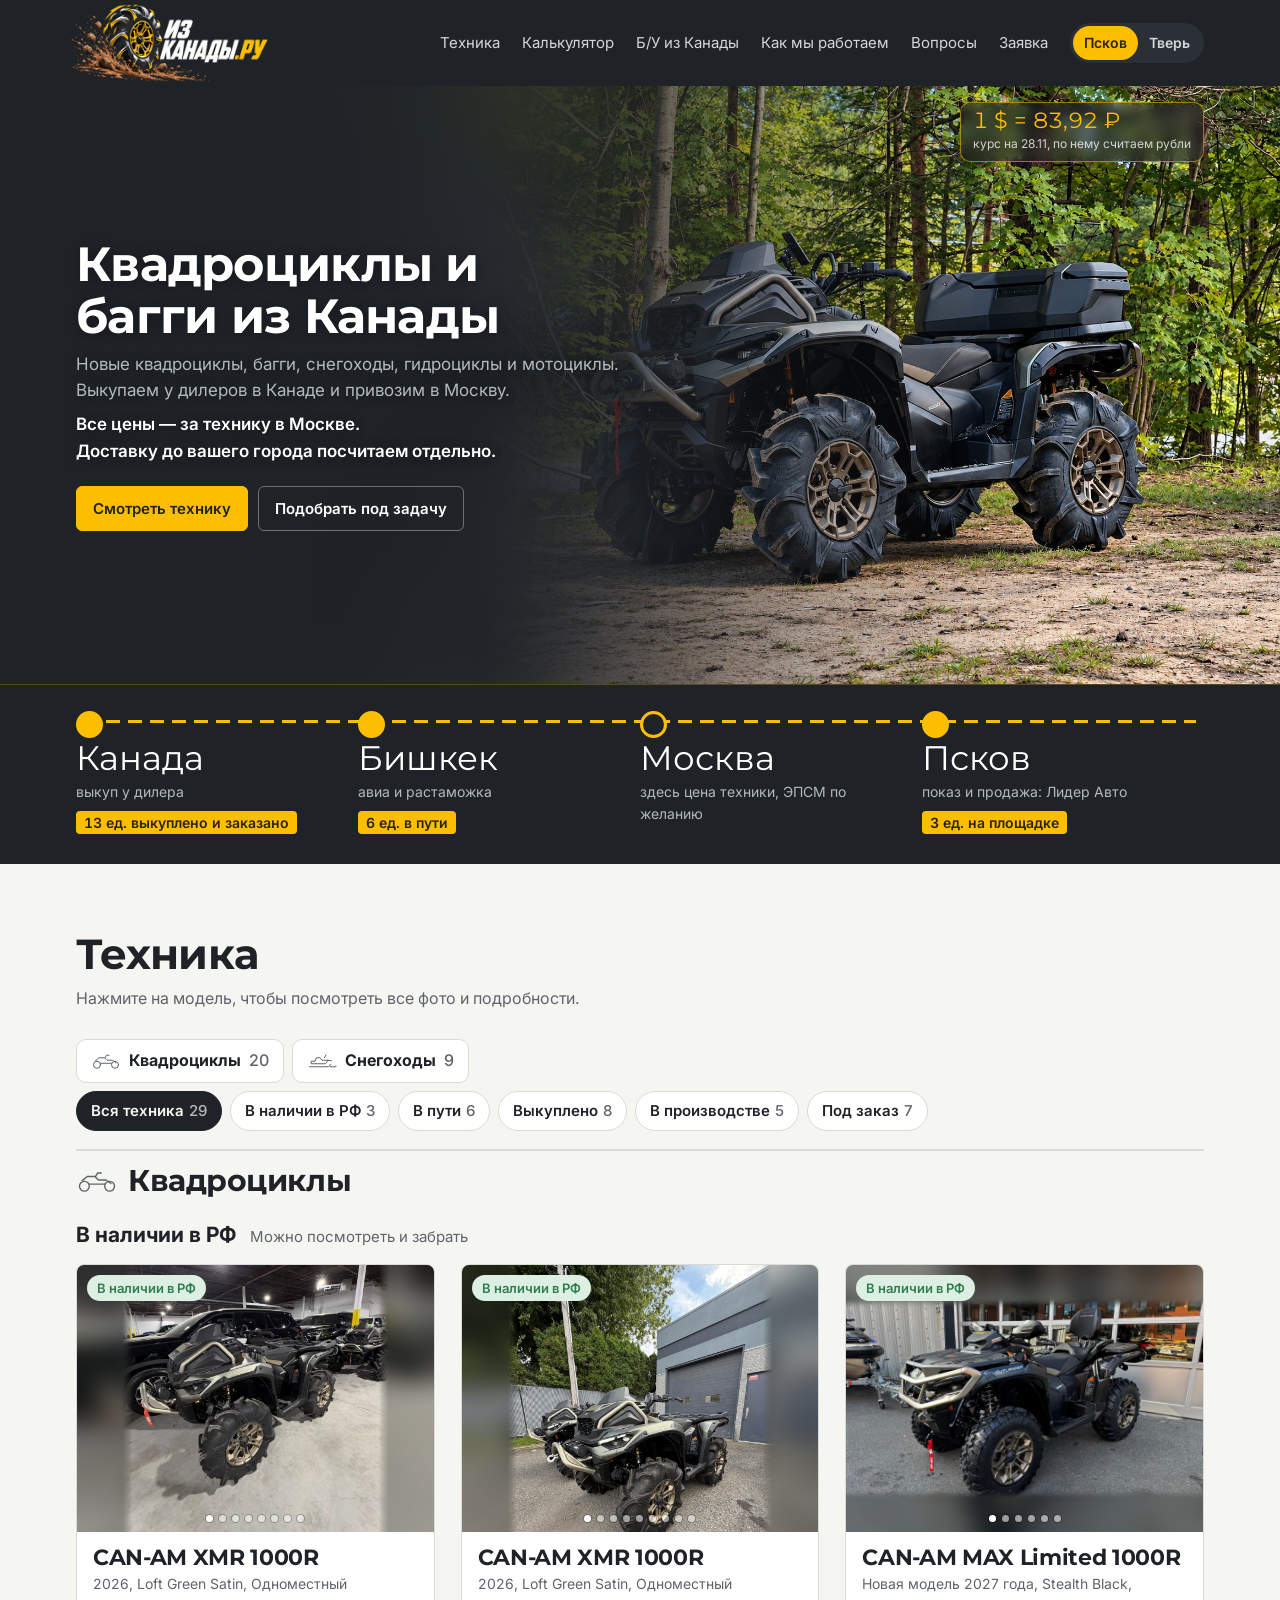
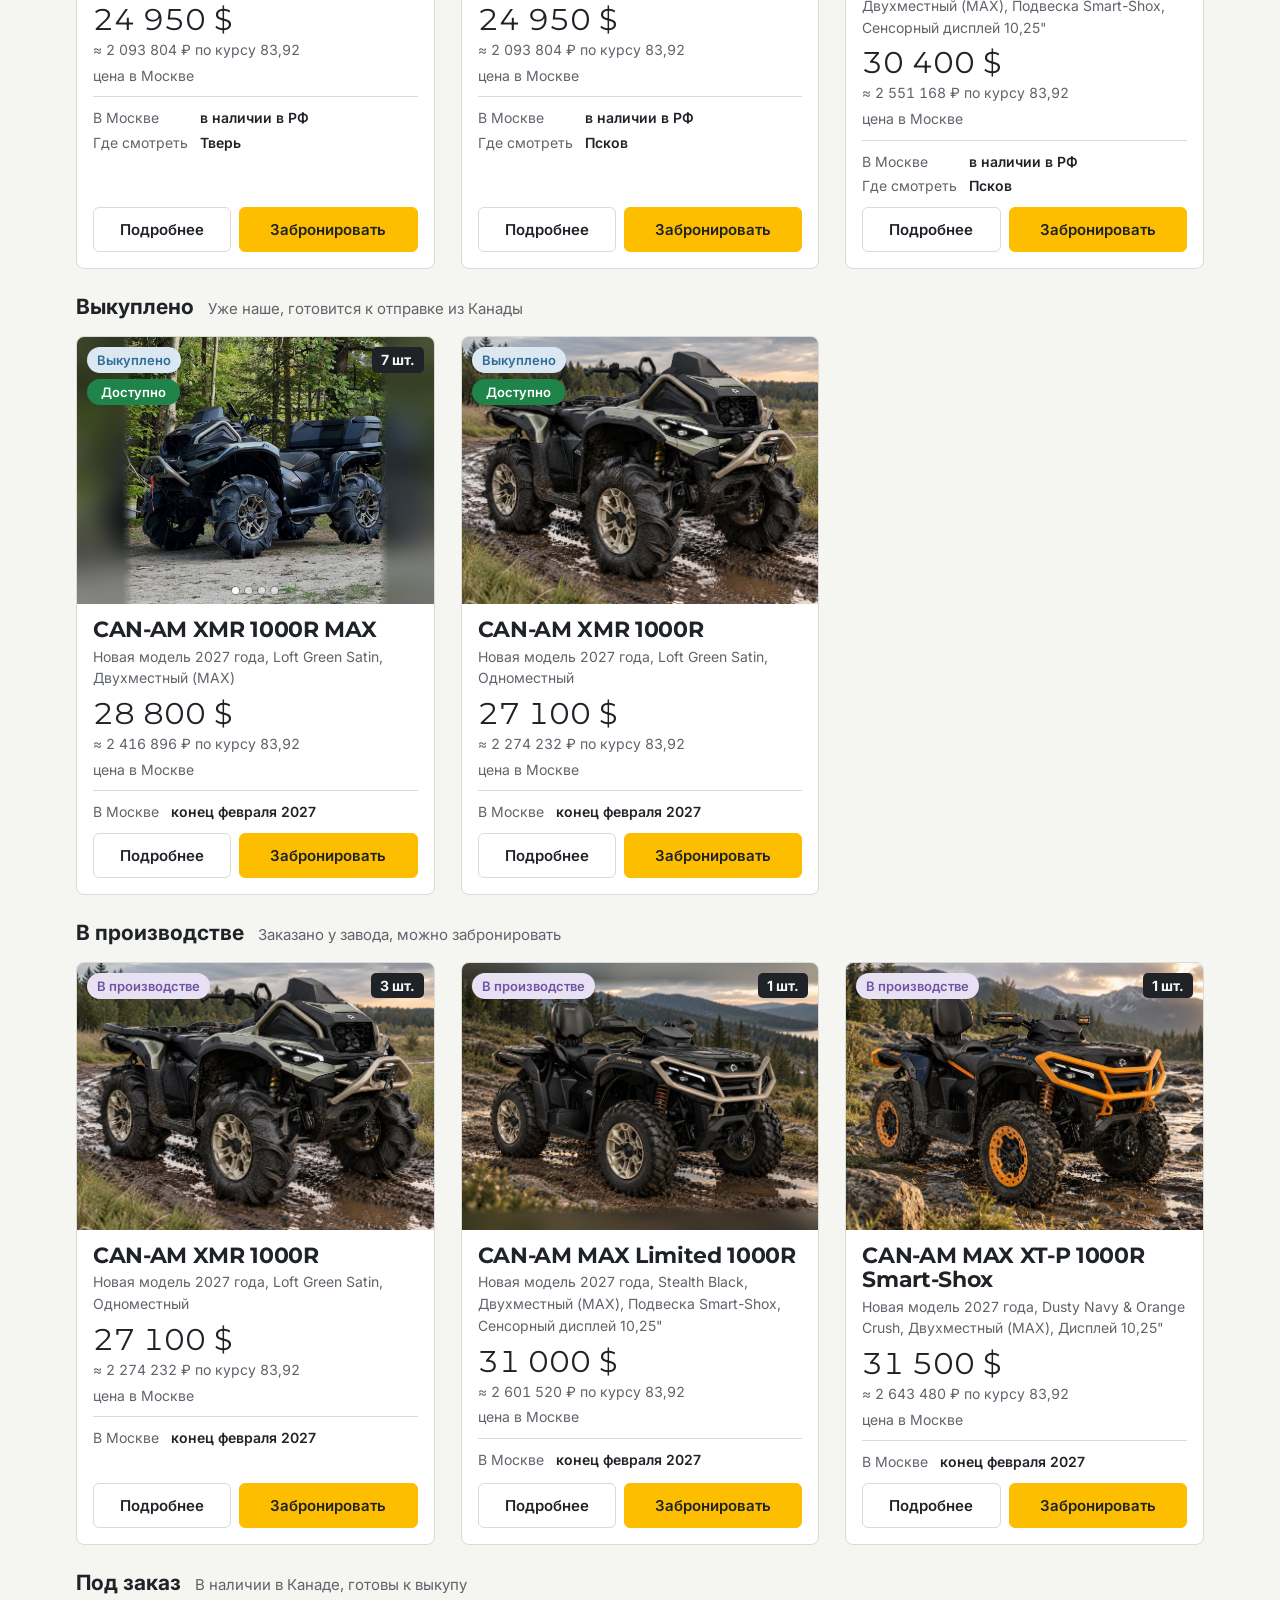
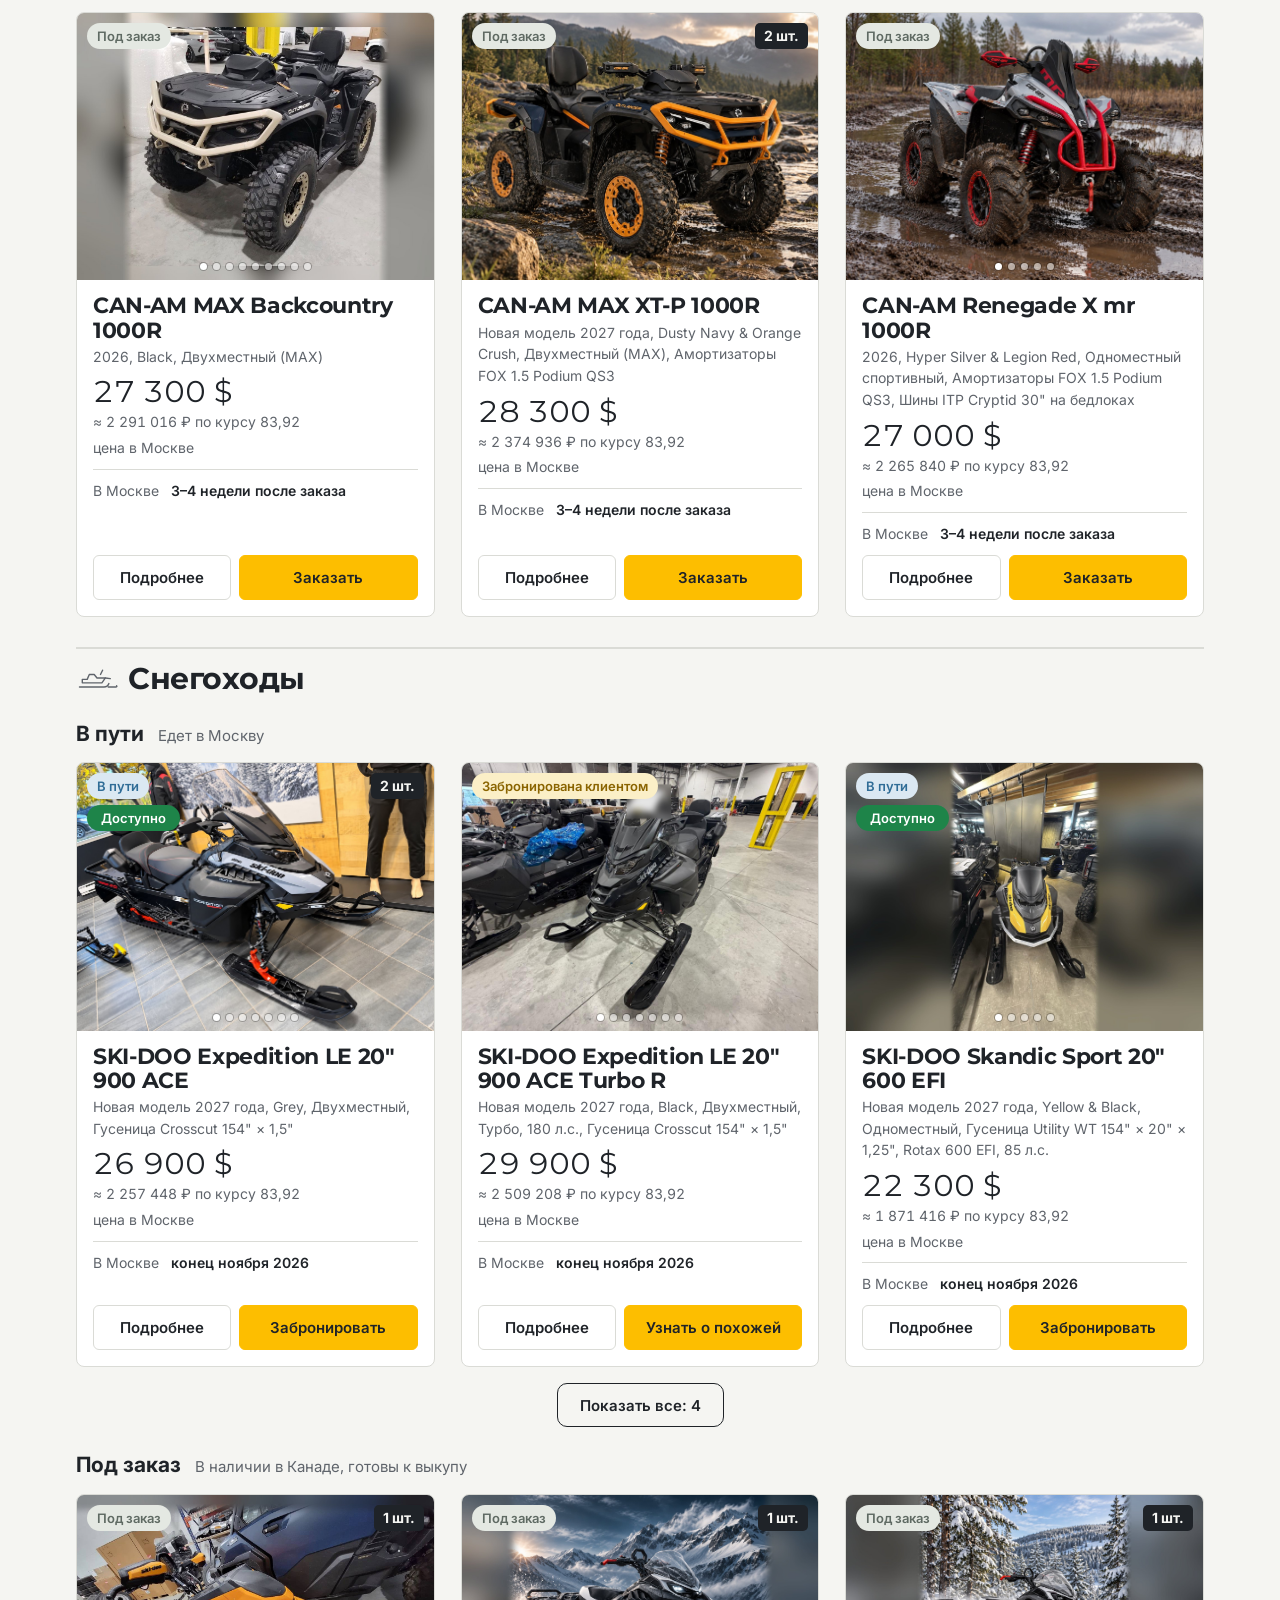
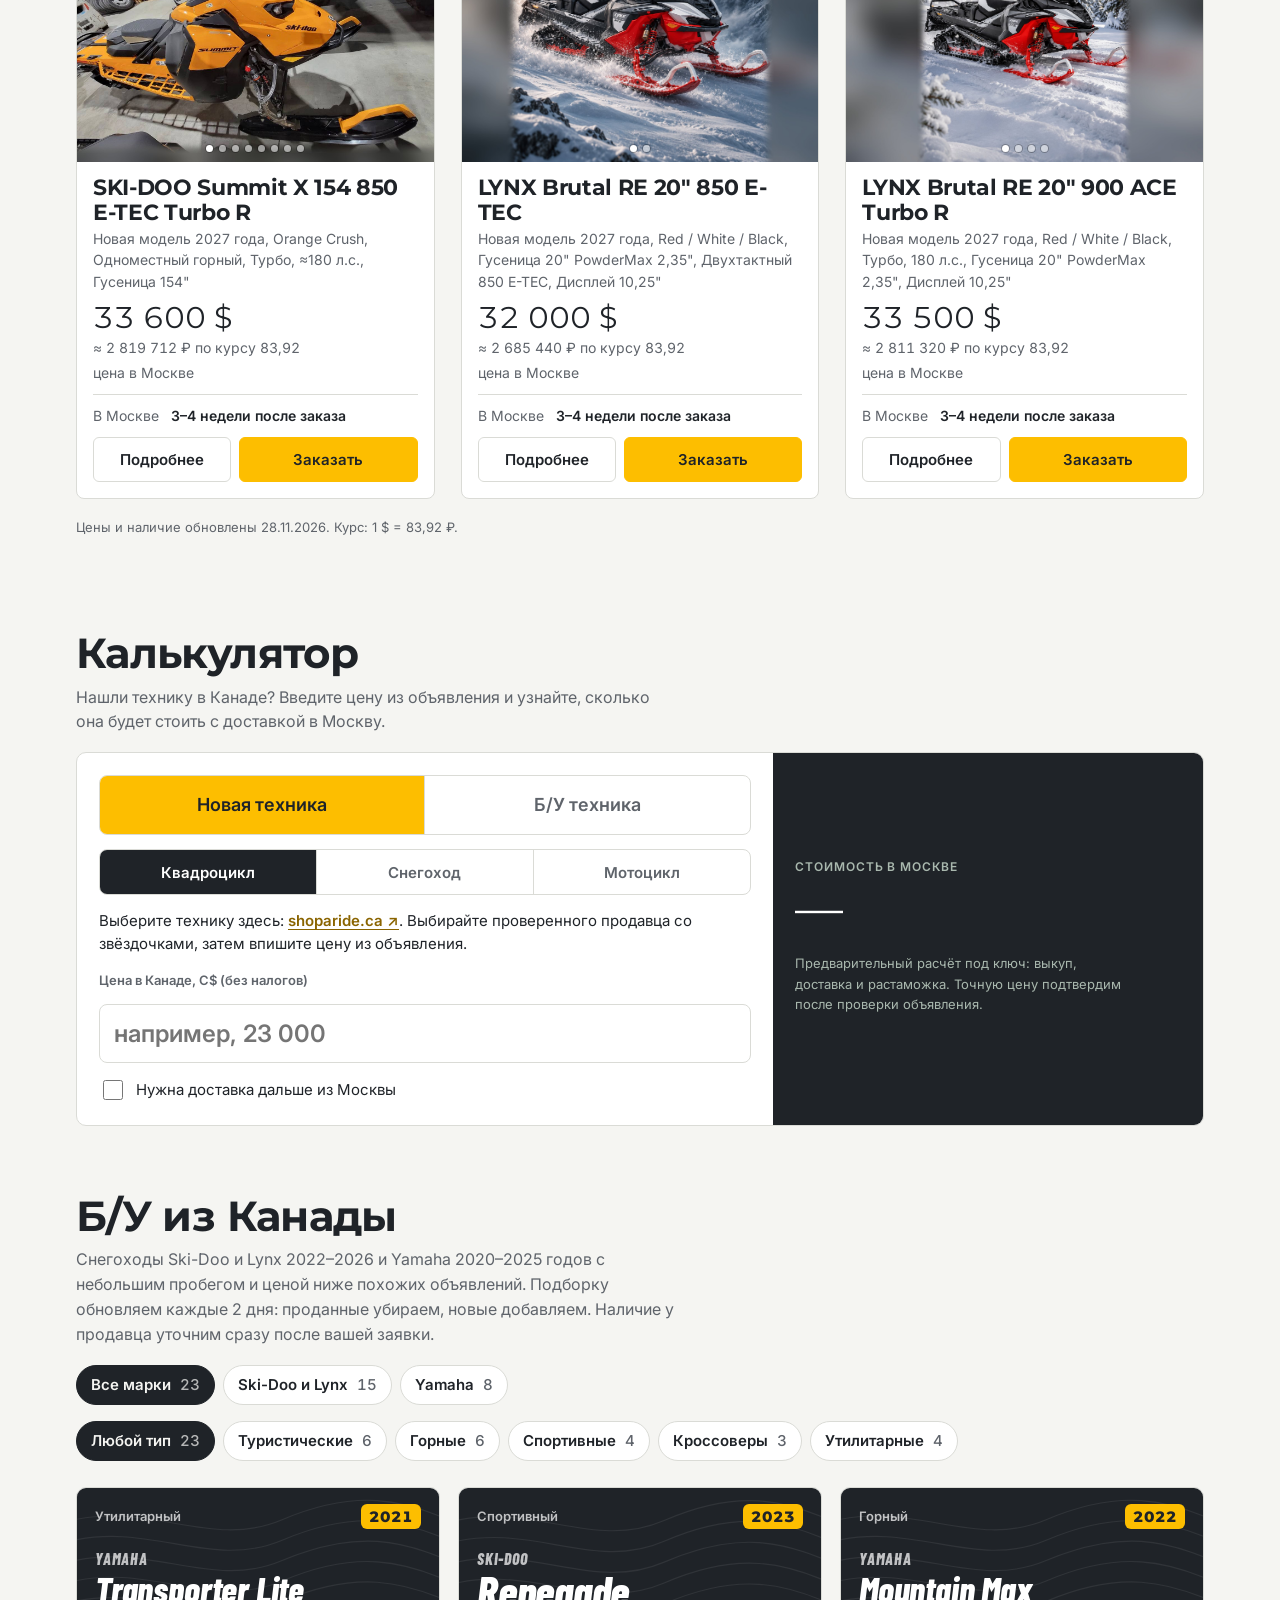
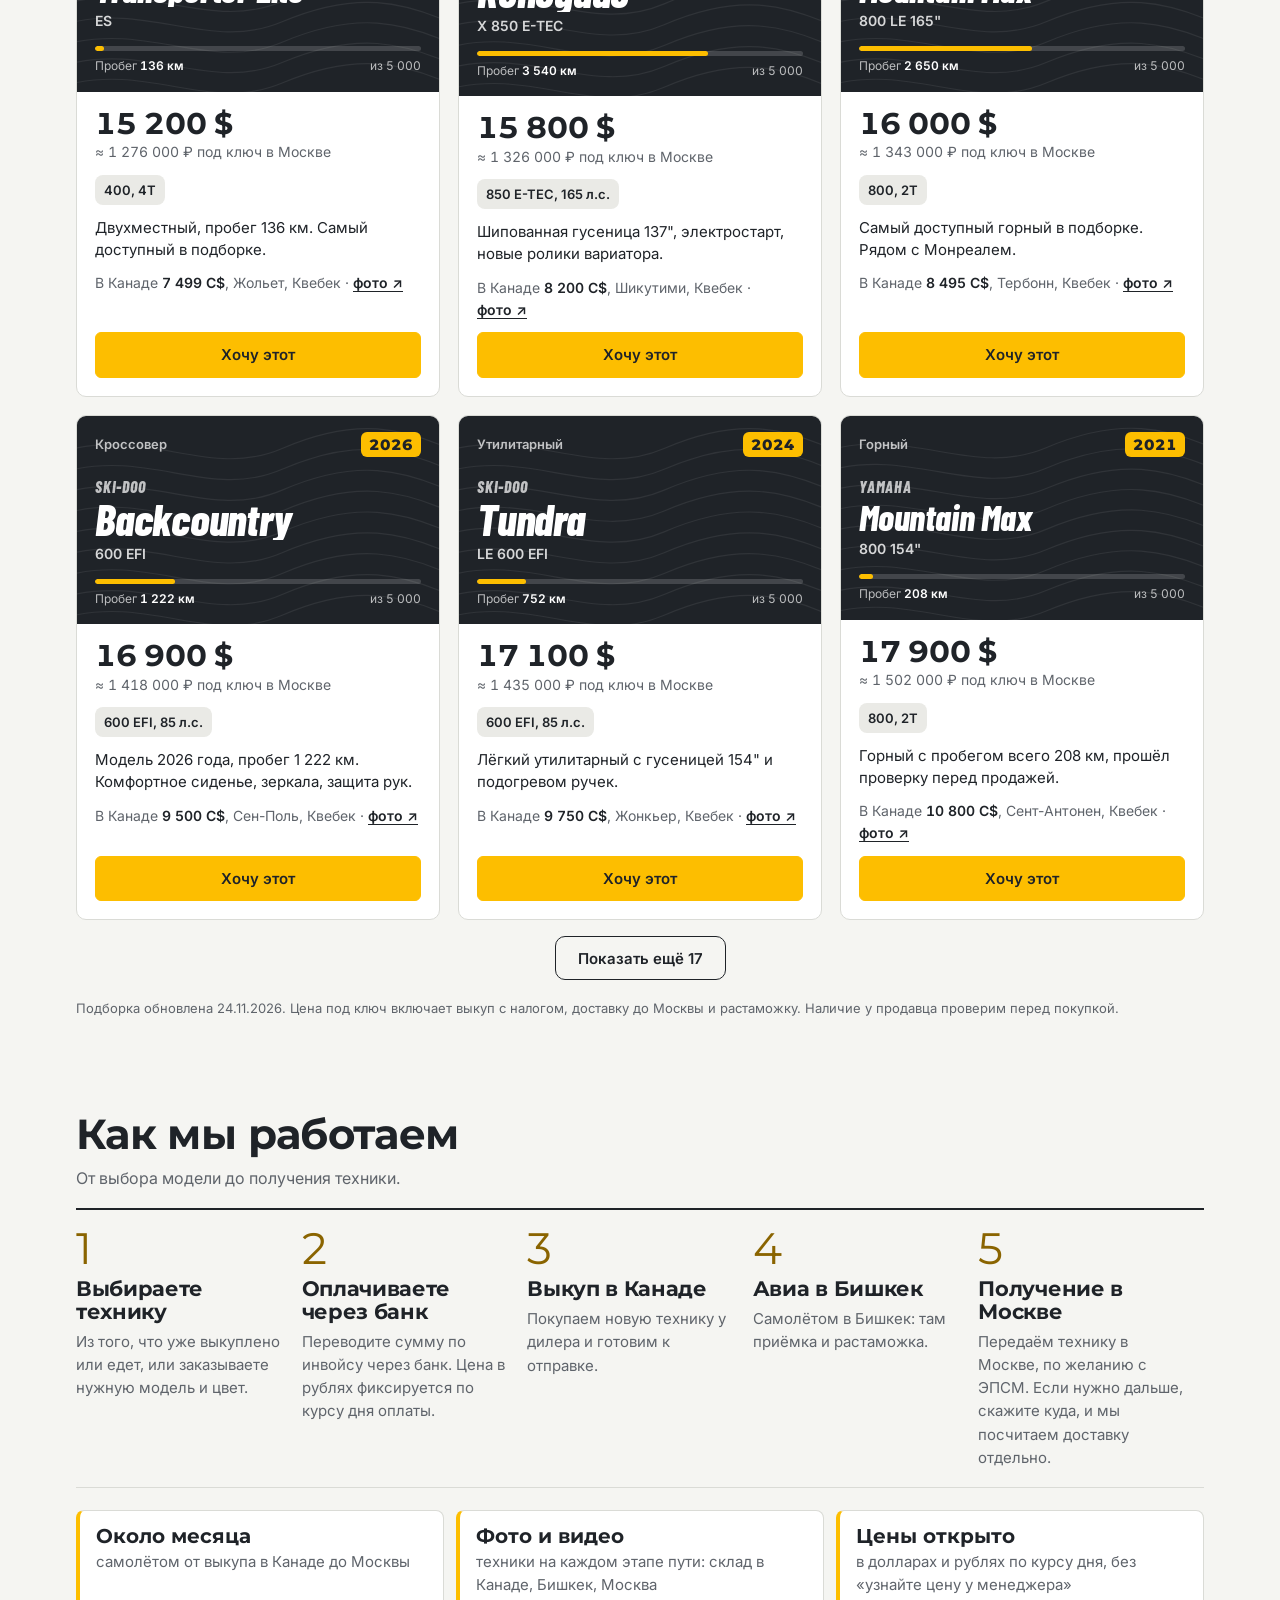
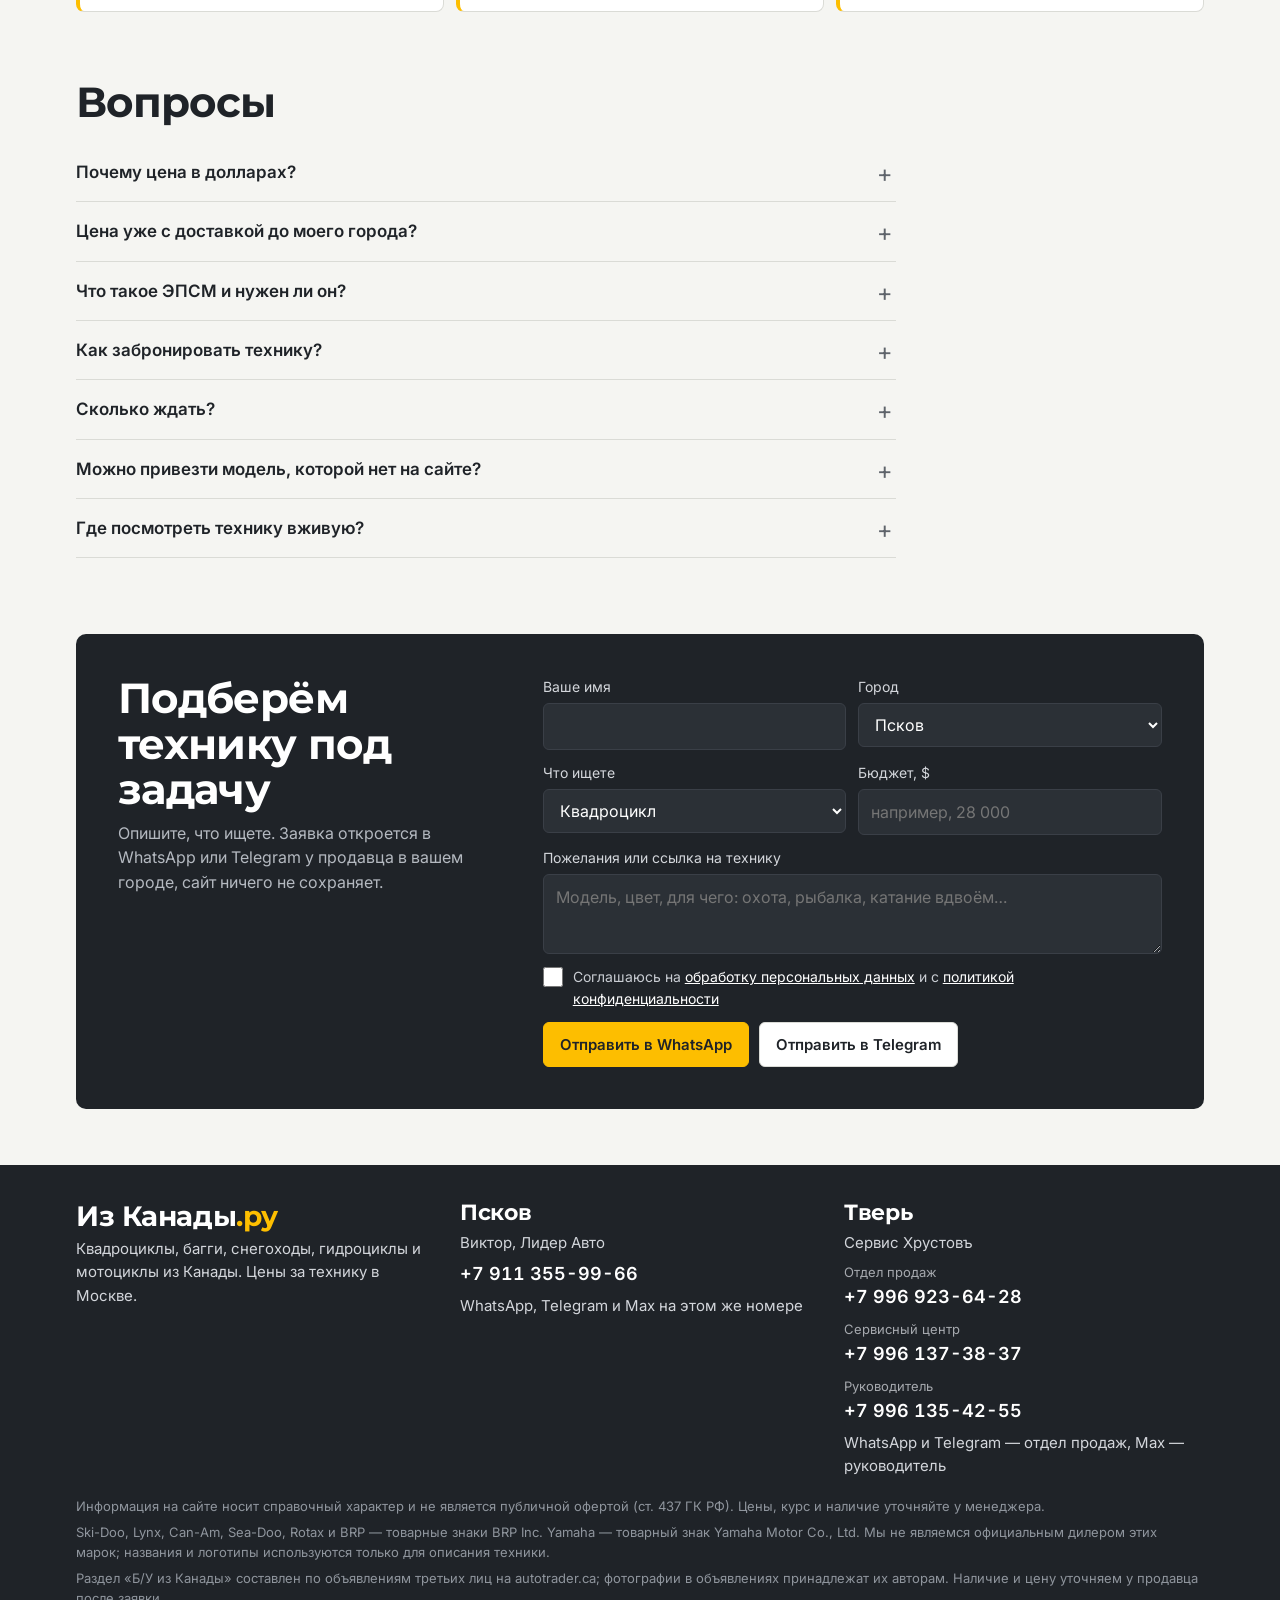
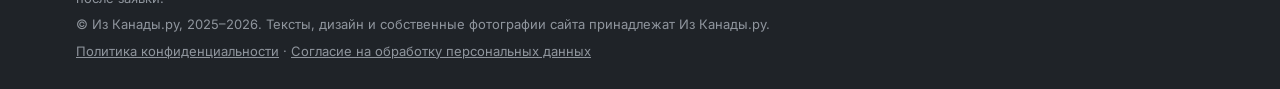
<file: pskov/index.html>
<!doctype html><html lang="ru"><head><meta charset="utf-8"><meta name="robots" content="noindex"><title>Техника из Канады</title>
<meta http-equiv="refresh" content="0; url=../?city=pskov"><script>location.replace("../?city=pskov"+location.hash)</script></head>
<body><a href="../?city=pskov">Открыть сайт</a></body></html>
</file>
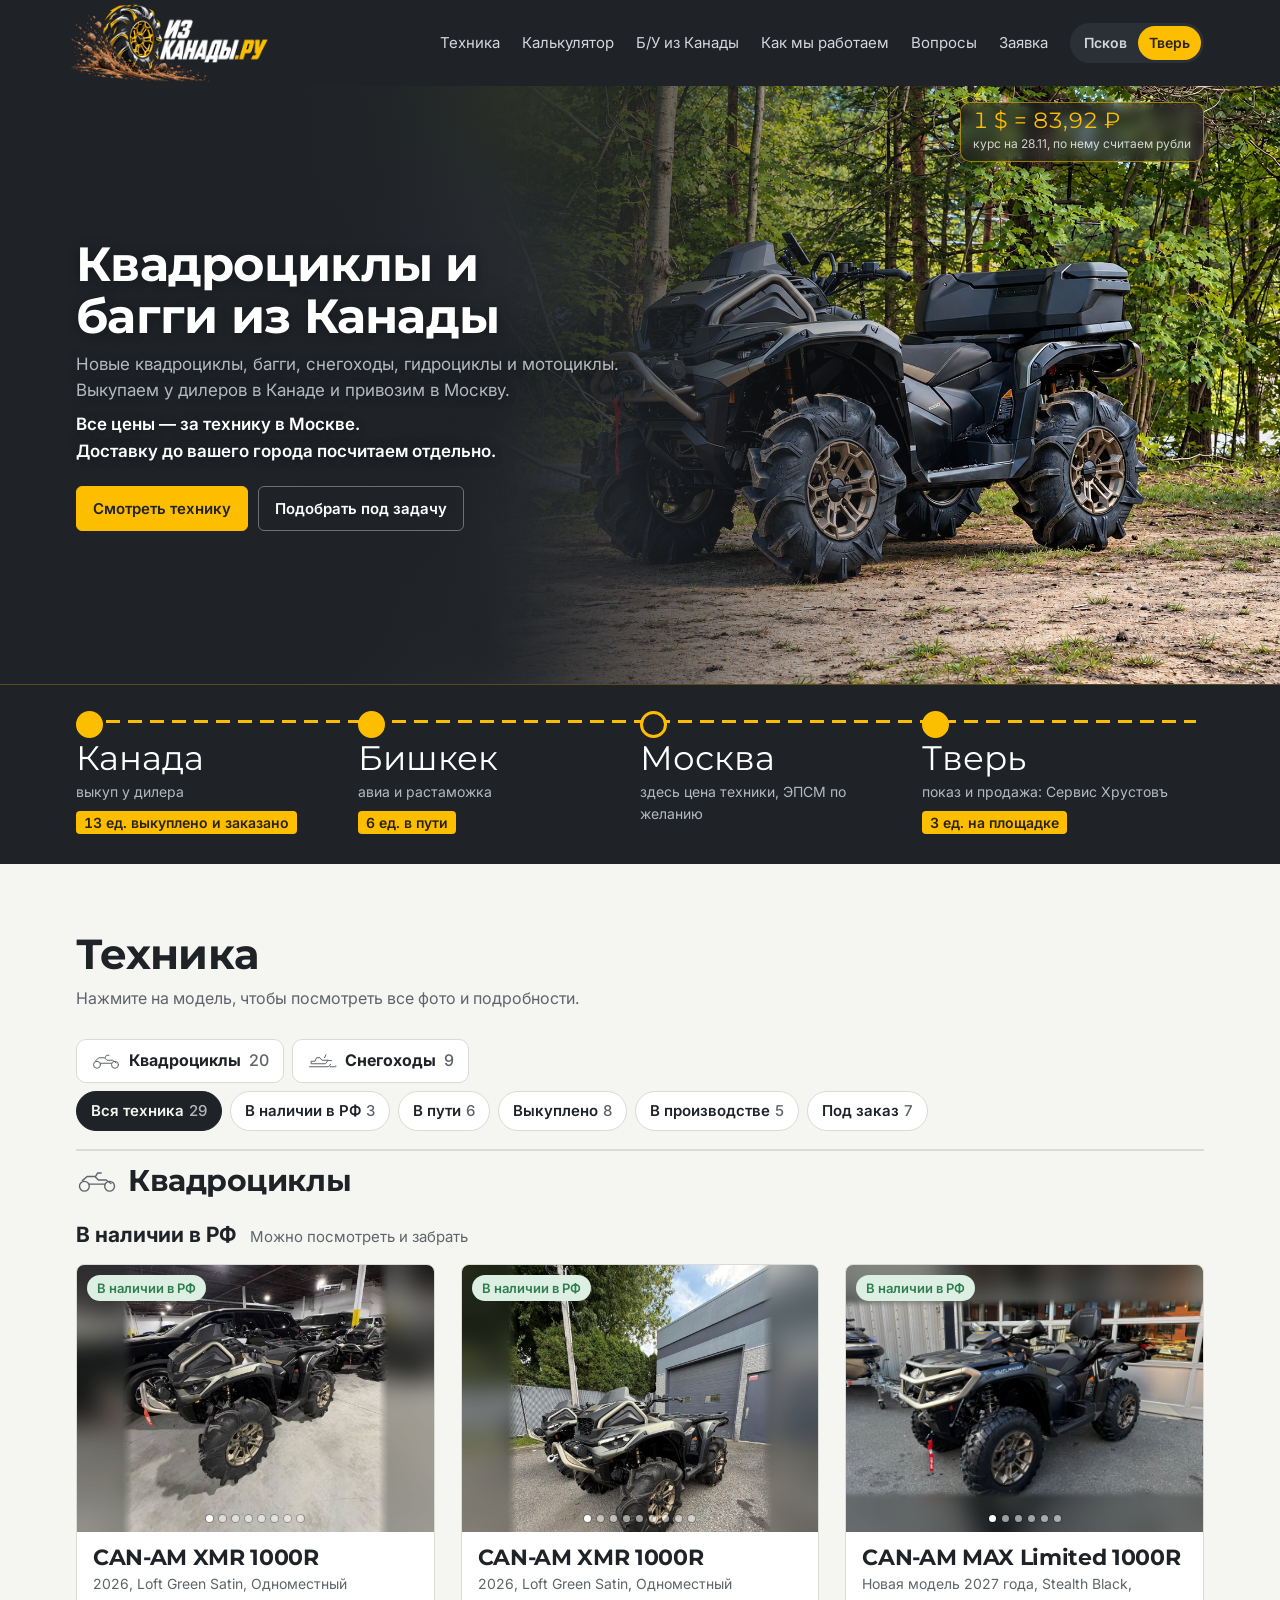
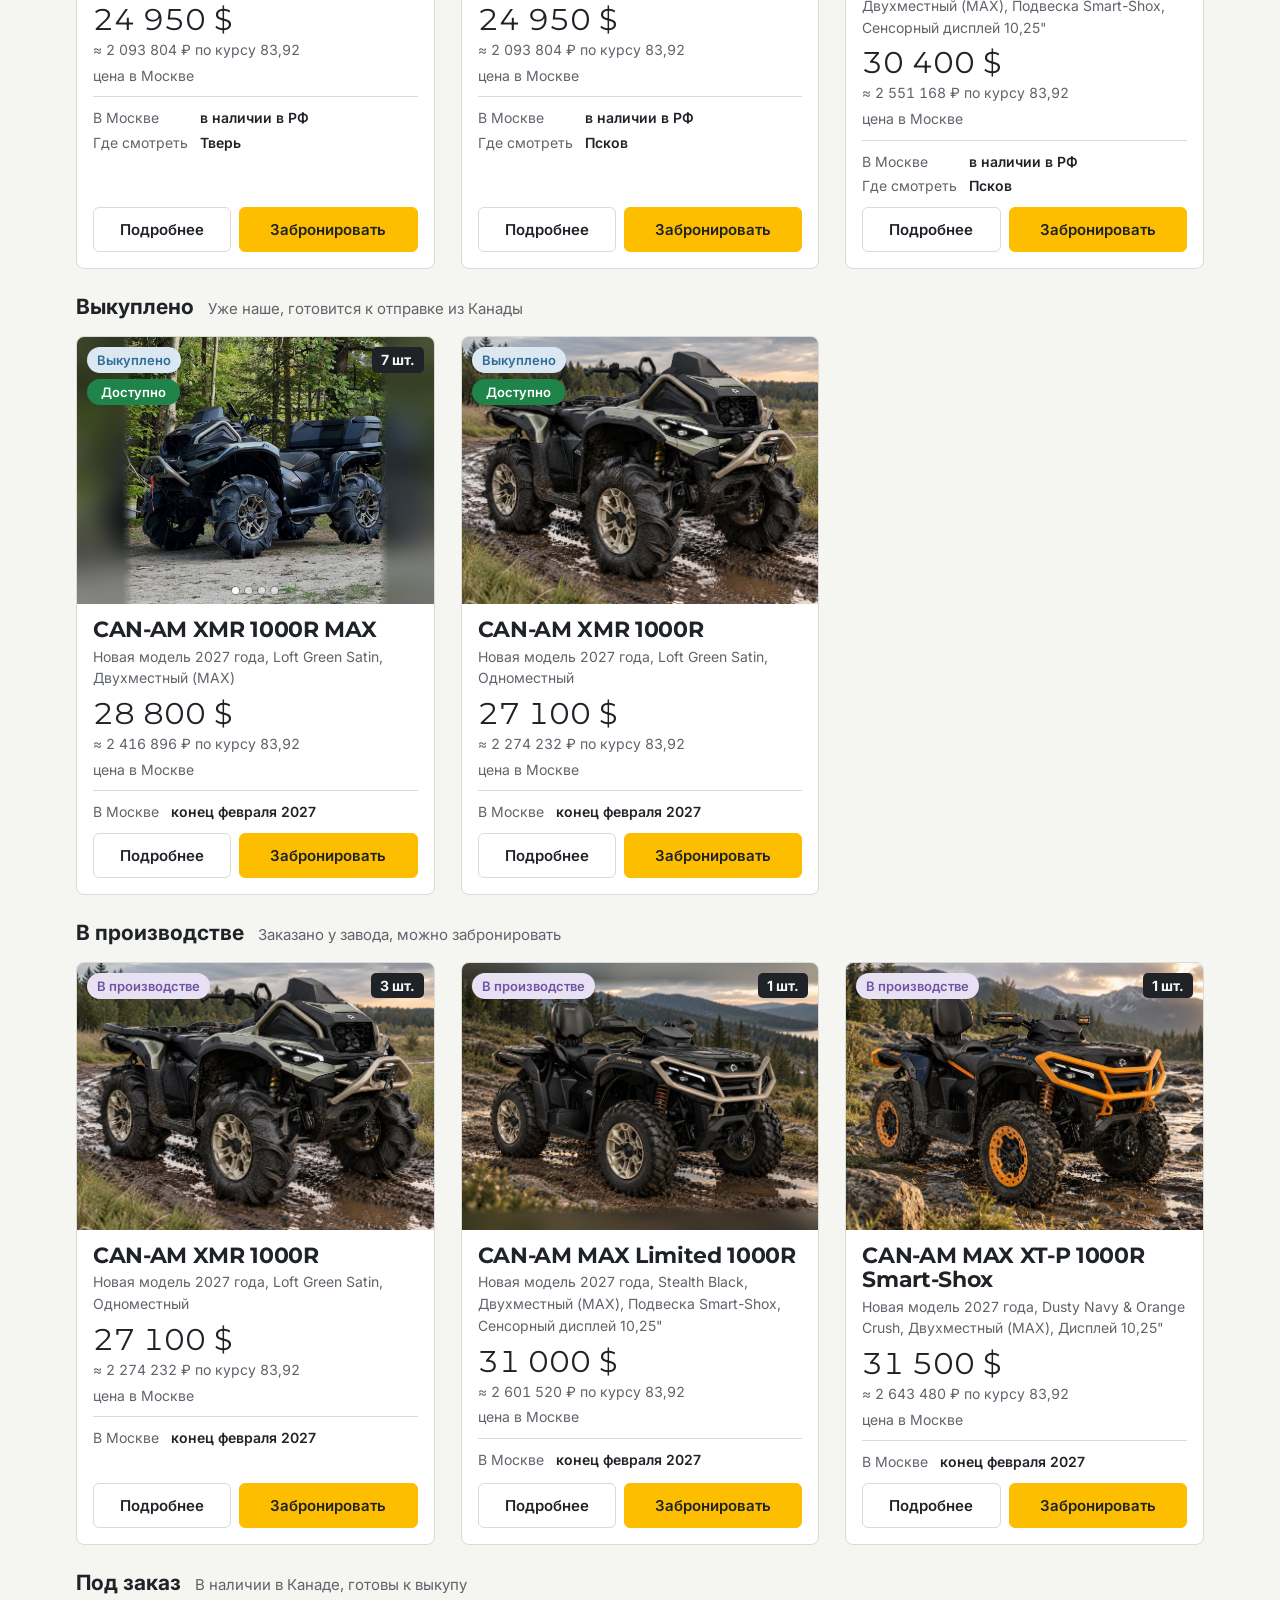
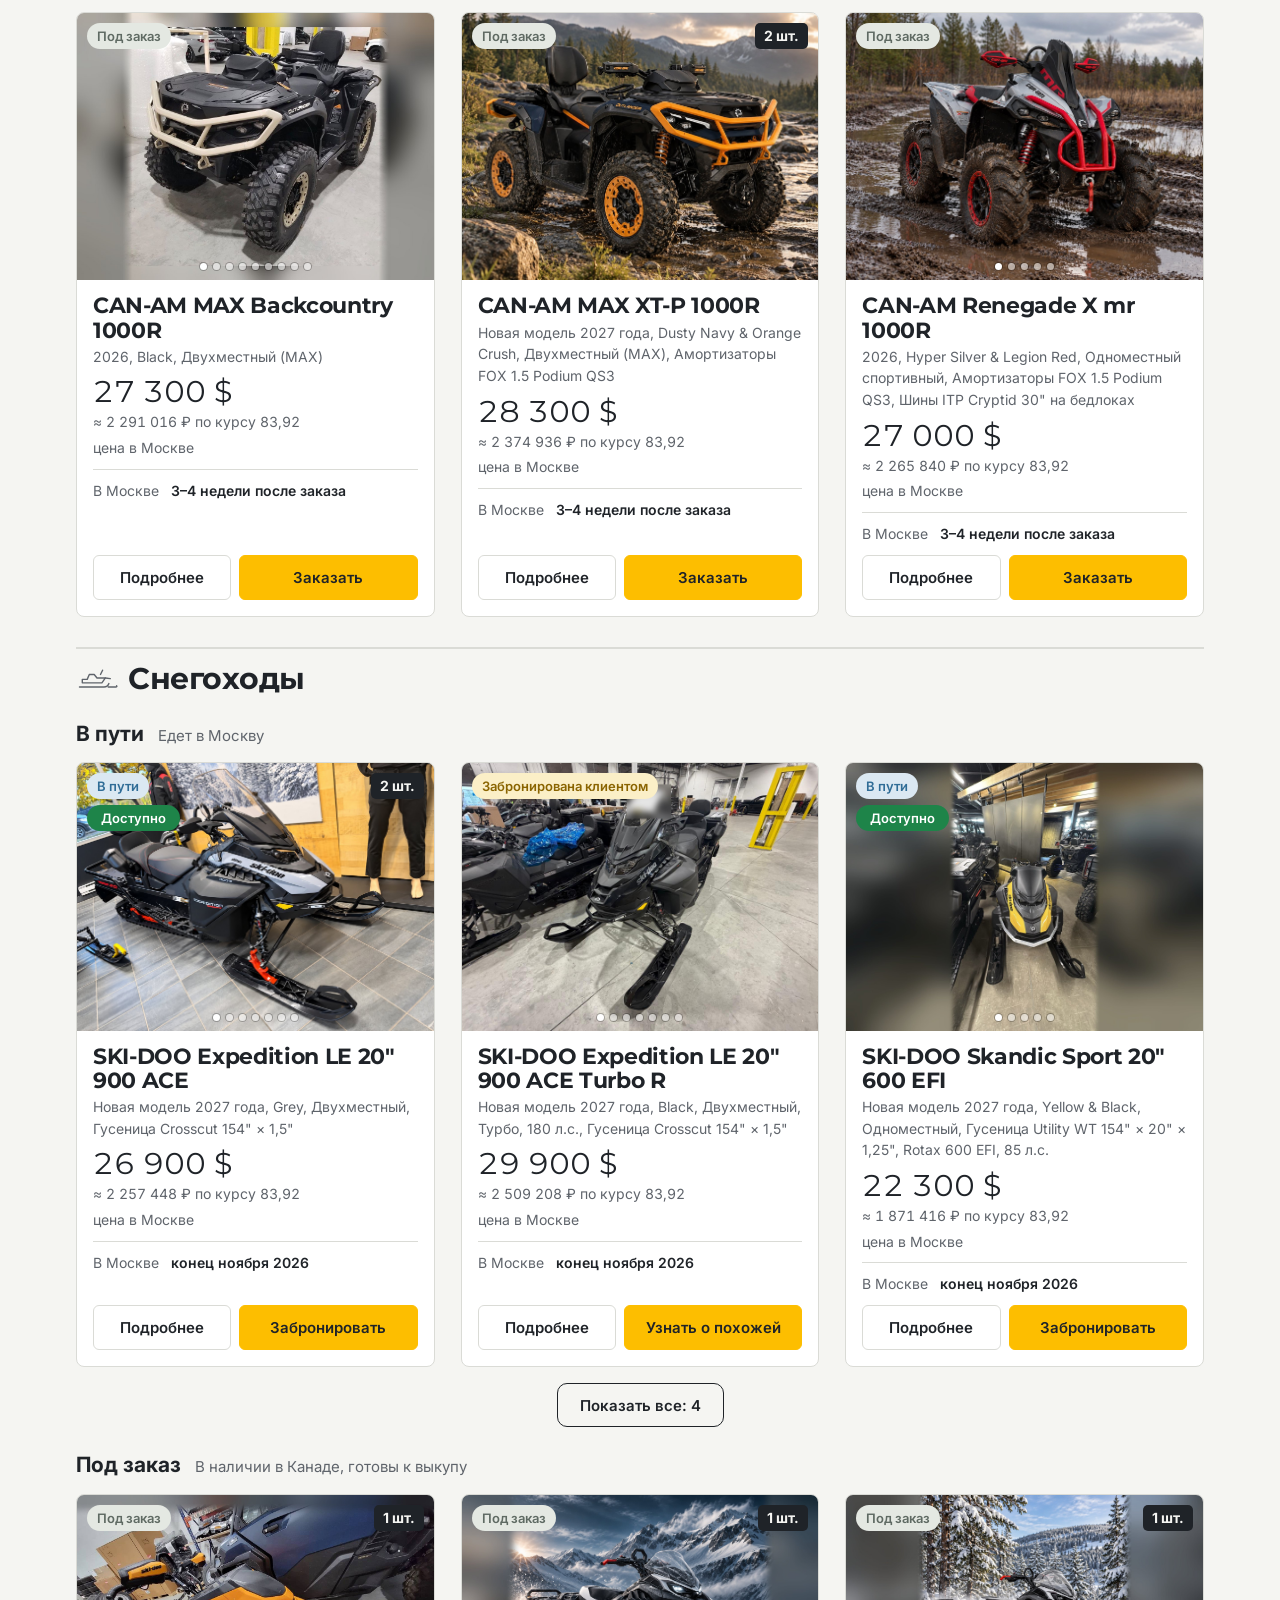
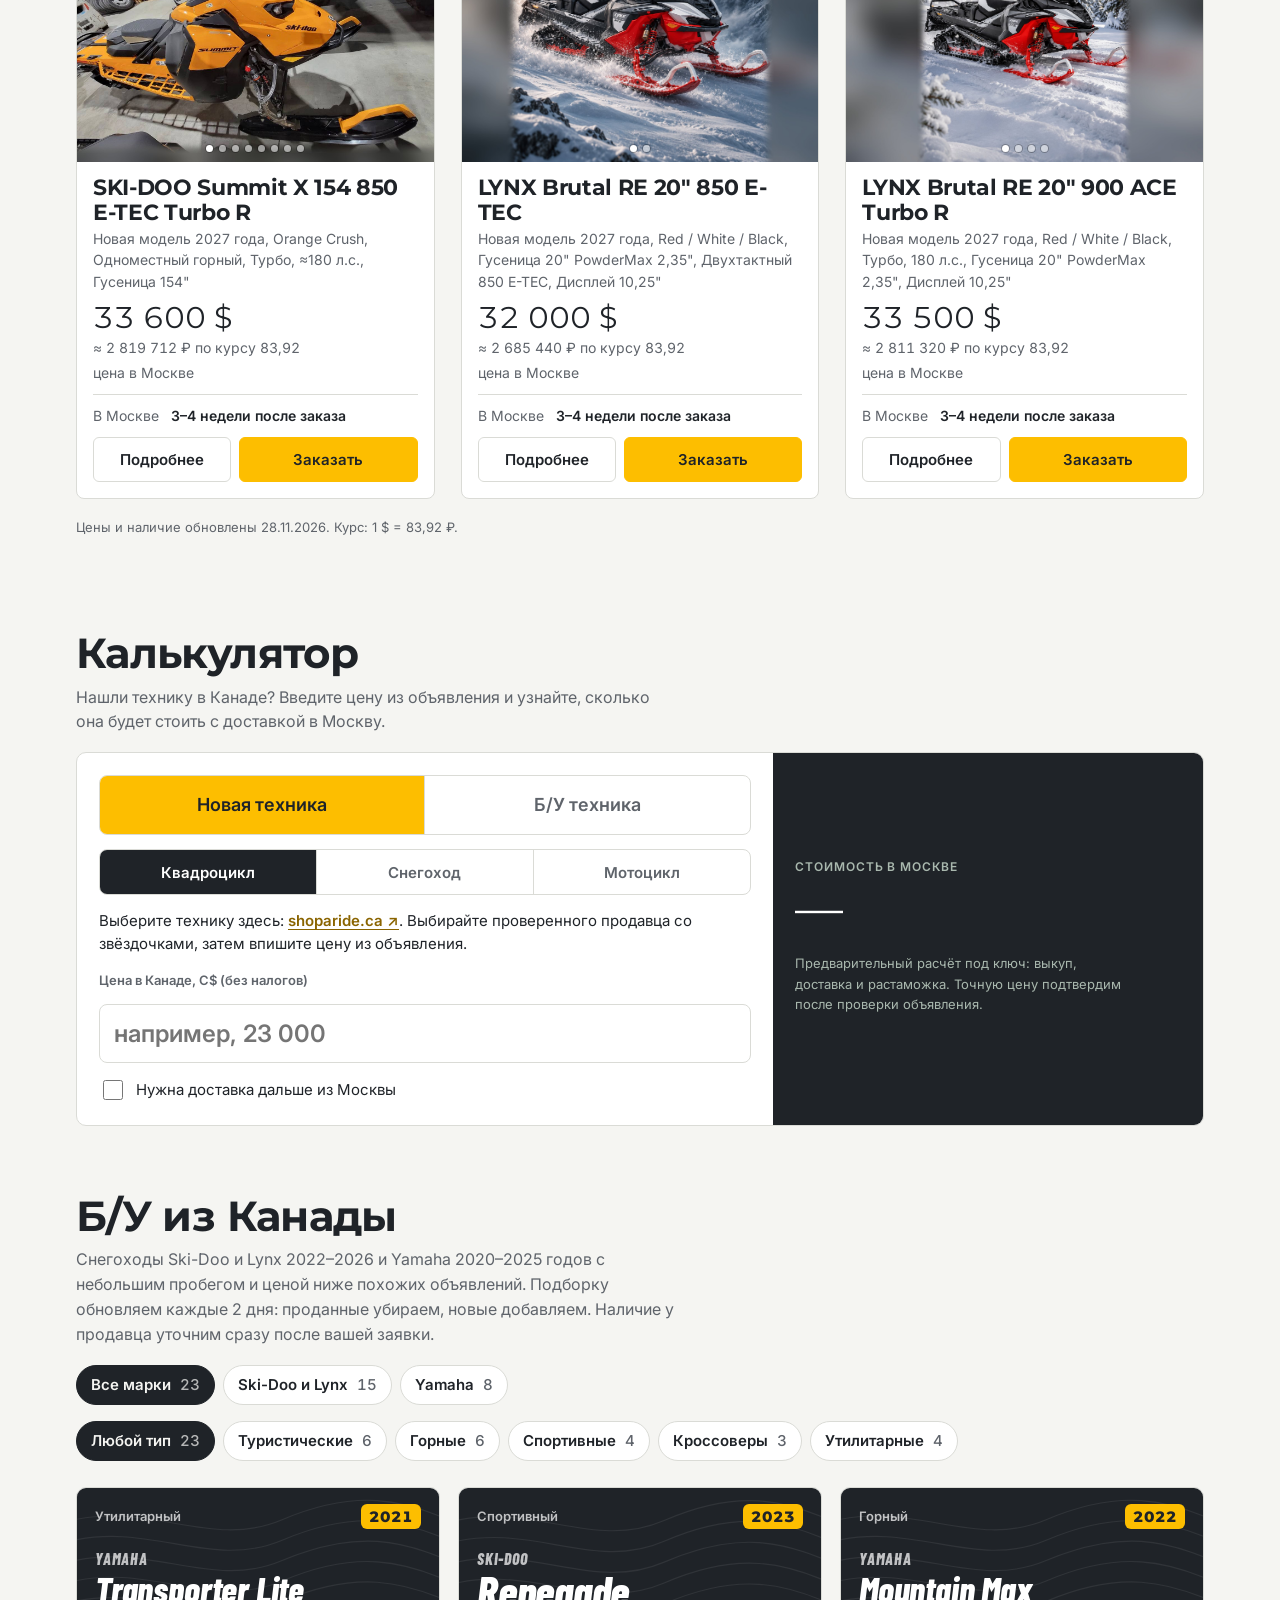
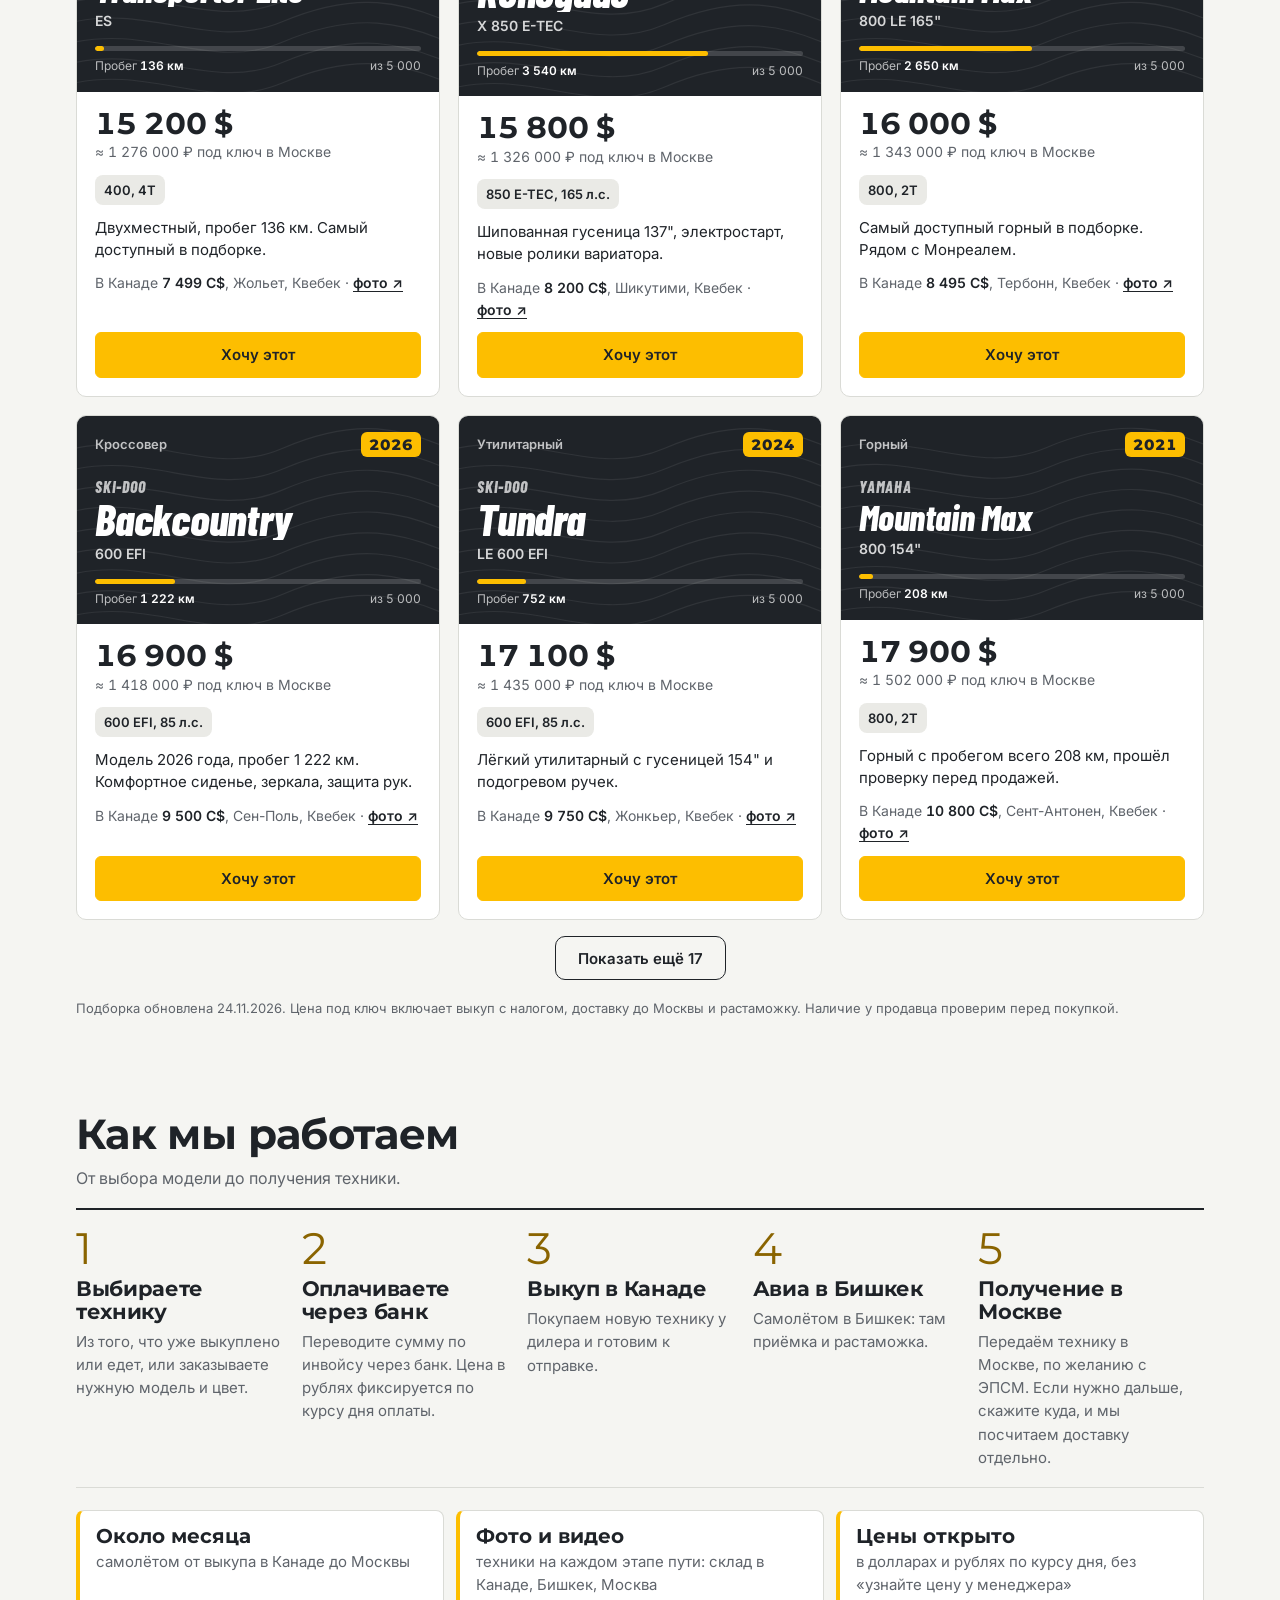
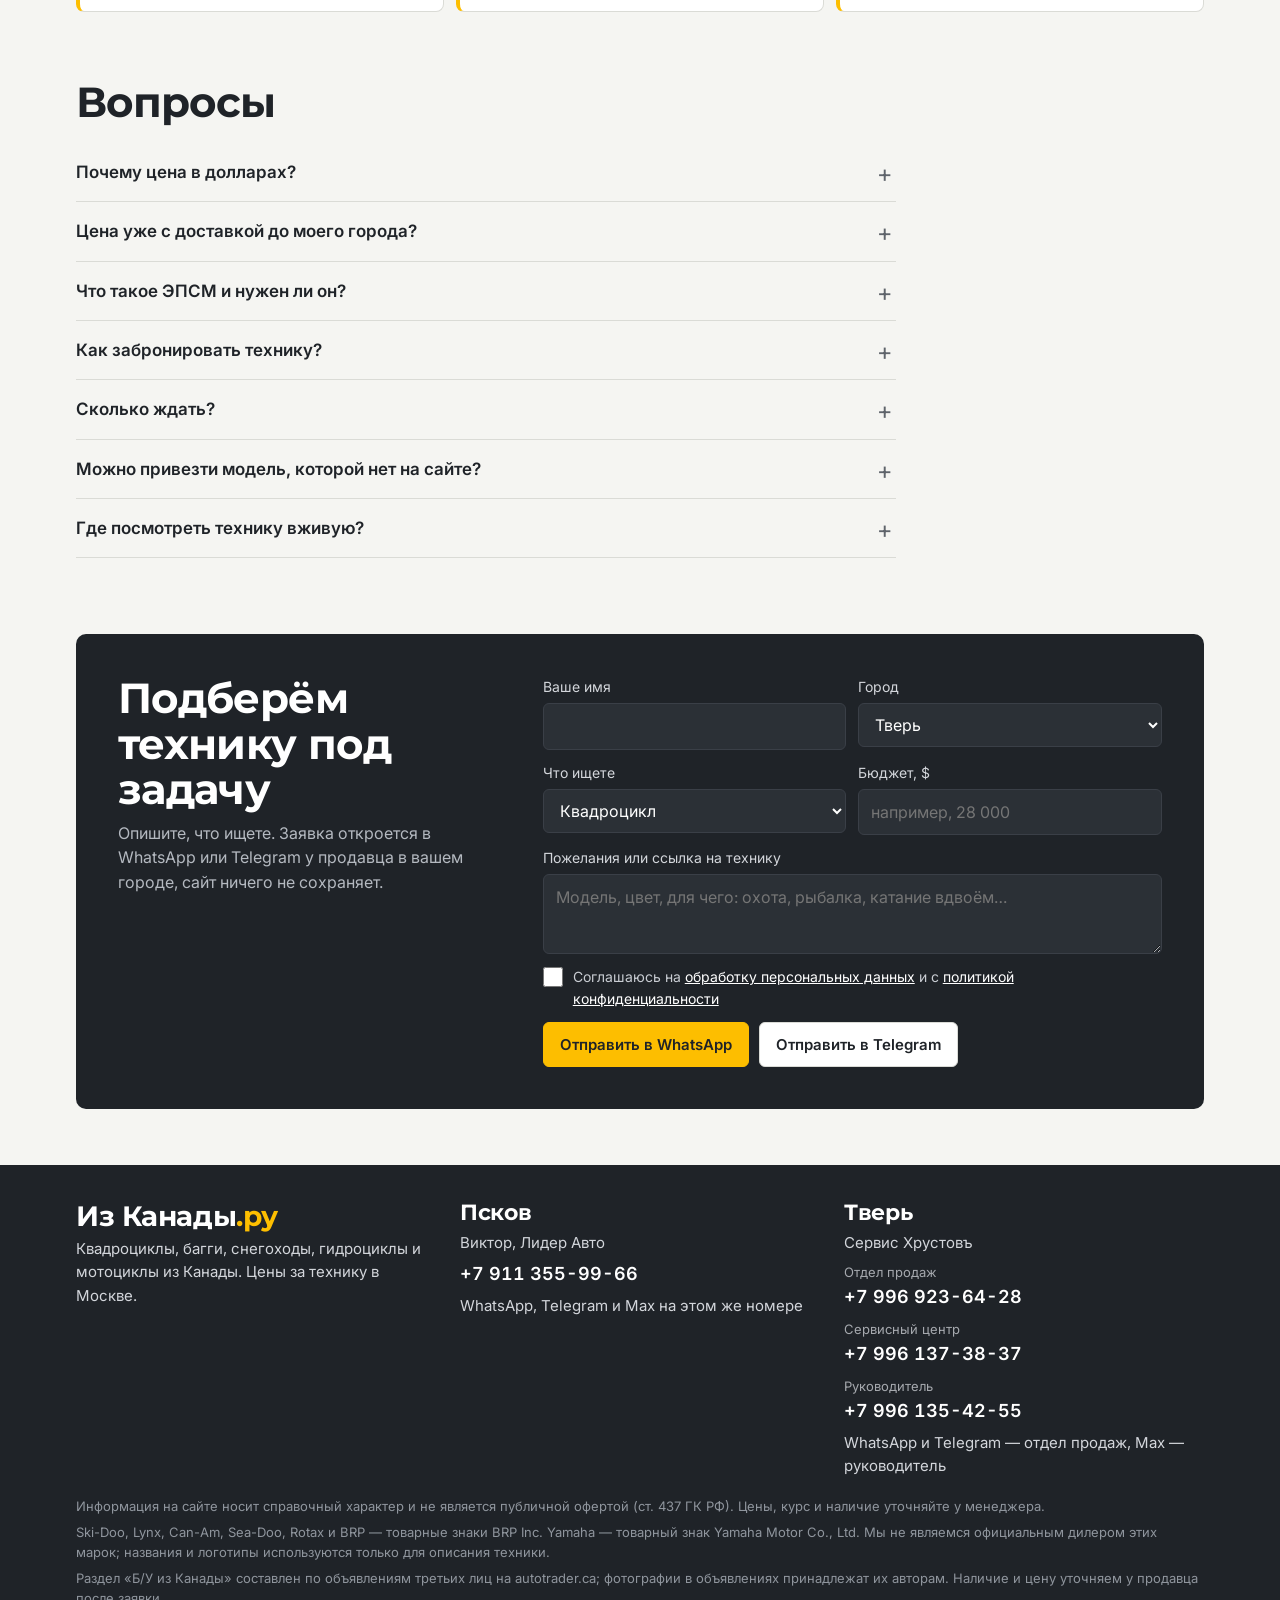
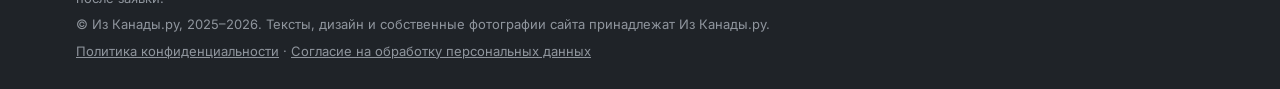
<file: tver/index.html>
<!doctype html><html lang="ru"><head><meta charset="utf-8"><meta name="robots" content="noindex"><title>Техника из Канады</title>
<meta http-equiv="refresh" content="0; url=../?city=tver"><script>location.replace("../?city=tver"+location.hash)</script></head>
<body><a href="../?city=tver">Открыть сайт</a></body></html>
</file>
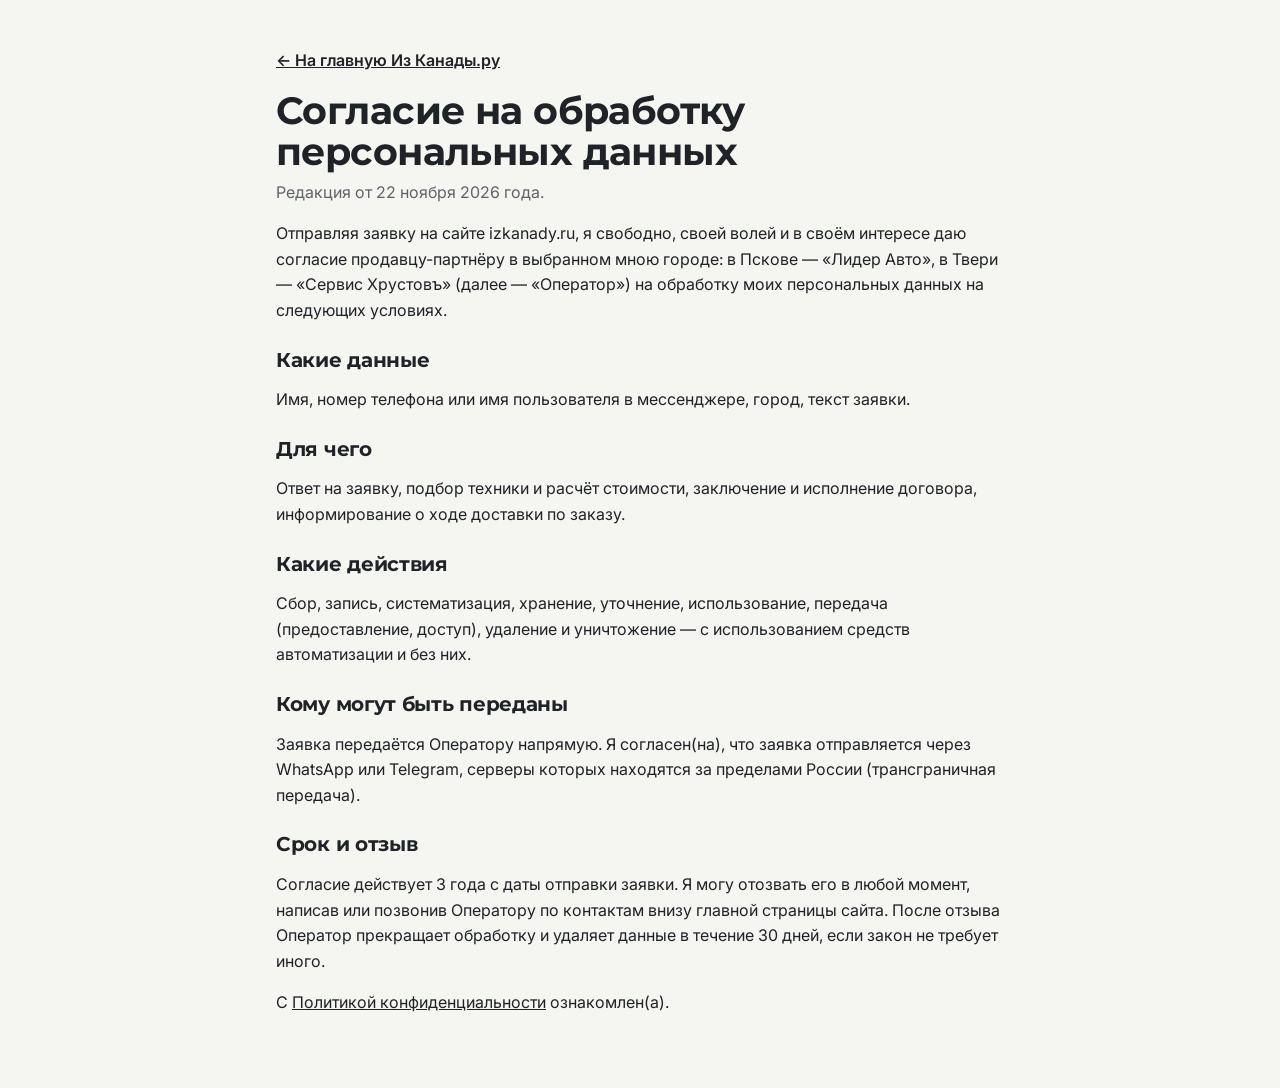
<file: consent.html>
<!doctype html>
<html lang="ru">
<head>
<meta charset="utf-8">
<meta name="viewport" content="width=device-width,initial-scale=1,viewport-fit=cover">
<meta name="robots" content="noindex">
<title>Согласие на обработку персональных данных — Из Канады.ру</title>
<meta name="x-desc" content="Новые квадроциклы, багги, снегоходы, гидроциклы и мотоциклы из Канады. Цены за технику в Москве, в долларах и рублях по курсу на сегодня.">
<link rel="preconnect" href="https://fonts.googleapis.com">
<link rel="preconnect" href="https://fonts.gstatic.com" crossorigin>
<link rel="stylesheet" href="https://fonts.googleapis.com/css2?family=Montserrat:wght@600;700;800&family=Inter:wght@400;500;600;700&family=Barlow+Condensed:ital,wght@1,800&display=swap">
<link rel="stylesheet" href="assets/site.css?v=20261122b">
<link rel="icon" href="img/favicon-64.png?v=1" type="image/png">
<link rel="apple-touch-icon" href="img/apple-touch-icon.png?v=1">
</head>
<body>
<main class="legal"><div class="wrap">
<p><a class="back" href="./">← На главную Из Канады.ру</a></p>
<h1>Согласие на обработку персональных данных</h1>
<p class="lead">Редакция от 22 ноября 2026 года.</p>
<p>Отправляя заявку на сайте izkanady.ru, я свободно, своей волей и в своём интересе даю согласие продавцу-партнёру в выбранном мною городе: в Пскове — «Лидер Авто», в Твери — «Сервис Хрустовъ» (далее — «Оператор») на обработку моих персональных данных на следующих условиях.</p>
<h2>Какие данные</h2>
<p>Имя, номер телефона или имя пользователя в мессенджере, город, текст заявки.</p>
<h2>Для чего</h2>
<p>Ответ на заявку, подбор техники и расчёт стоимости, заключение и исполнение договора, информирование о ходе доставки по заказу.</p>
<h2>Какие действия</h2>
<p>Сбор, запись, систематизация, хранение, уточнение, использование, передача (предоставление, доступ), удаление и уничтожение — с использованием средств автоматизации и без них.</p>
<h2>Кому могут быть переданы</h2>
<p>Заявка передаётся Оператору напрямую. Я согласен(на), что заявка отправляется через WhatsApp или Telegram, серверы которых находятся за пределами России (трансграничная передача).</p>
<h2>Срок и отзыв</h2>
<p>Согласие действует 3 года с даты отправки заявки. Я могу отозвать его в любой момент, написав или позвонив Оператору по контактам внизу главной страницы сайта. После отзыва Оператор прекращает обработку и удаляет данные в течение 30 дней, если закон не требует иного.</p>
<p>С <a href="privacy.html">Политикой конфиденциальности</a> ознакомлен(а).</p>

</div></main>
</body>
</html>
</file>
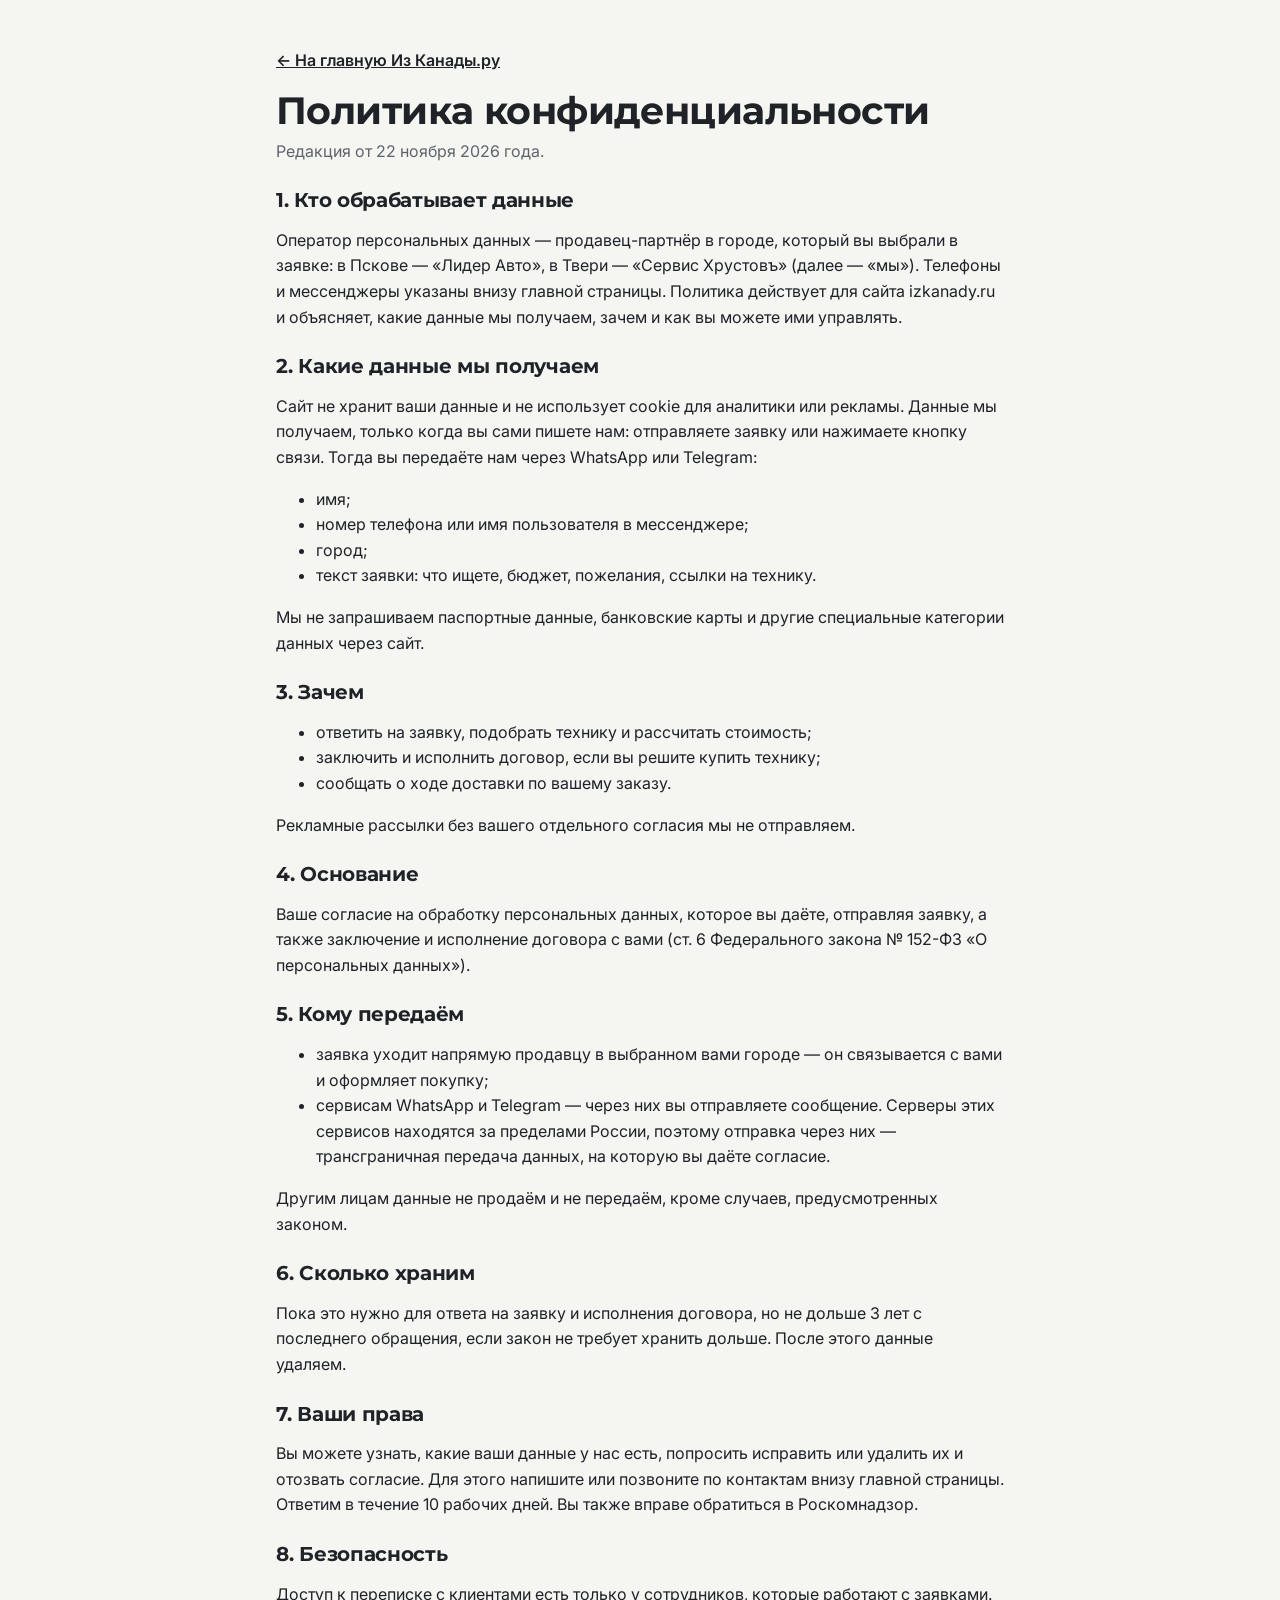
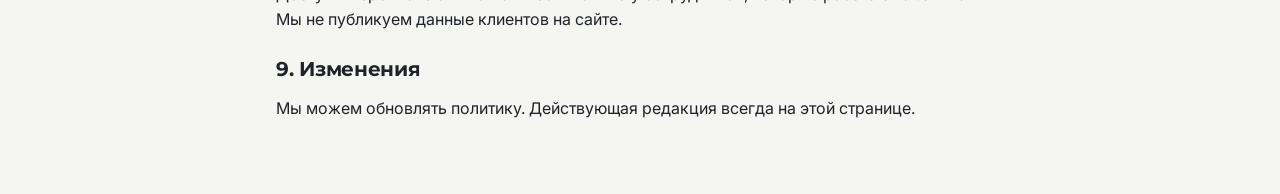
<file: privacy.html>
<!doctype html>
<html lang="ru">
<head>
<meta charset="utf-8">
<meta name="viewport" content="width=device-width,initial-scale=1,viewport-fit=cover">
<meta name="robots" content="noindex">
<title>Политика конфиденциальности — Из Канады.ру</title>
<meta name="x-desc" content="Новые квадроциклы, багги, снегоходы, гидроциклы и мотоциклы из Канады. Цены за технику в Москве, в долларах и рублях по курсу на сегодня.">
<link rel="preconnect" href="https://fonts.googleapis.com">
<link rel="preconnect" href="https://fonts.gstatic.com" crossorigin>
<link rel="stylesheet" href="https://fonts.googleapis.com/css2?family=Montserrat:wght@600;700;800&family=Inter:wght@400;500;600;700&family=Barlow+Condensed:ital,wght@1,800&display=swap">
<link rel="stylesheet" href="assets/site.css?v=20261122b">
<link rel="icon" href="img/favicon-64.png?v=1" type="image/png">
<link rel="apple-touch-icon" href="img/apple-touch-icon.png?v=1">
</head>
<body>
<main class="legal"><div class="wrap">
<p><a class="back" href="./">← На главную Из Канады.ру</a></p>
<h1>Политика конфиденциальности</h1>
<p class="lead">Редакция от 22 ноября 2026 года.</p>
<h2>1. Кто обрабатывает данные</h2>
<p>Оператор персональных данных — продавец-партнёр в городе, который вы выбрали в заявке: в Пскове — «Лидер Авто», в Твери — «Сервис Хрустовъ» (далее — «мы»). Телефоны и мессенджеры указаны внизу главной страницы. Политика действует для сайта izkanady.ru и объясняет, какие данные мы получаем, зачем и как вы можете ими управлять.</p>
<h2>2. Какие данные мы получаем</h2>
<p>Сайт не хранит ваши данные и не использует cookie для аналитики или рекламы. Данные мы получаем, только когда вы сами пишете нам: отправляете заявку или нажимаете кнопку связи. Тогда вы передаёте нам через WhatsApp или Telegram:</p>
<ul><li>имя;</li><li>номер телефона или имя пользователя в мессенджере;</li><li>город;</li><li>текст заявки: что ищете, бюджет, пожелания, ссылки на технику.</li></ul>
<p>Мы не запрашиваем паспортные данные, банковские карты и другие специальные категории данных через сайт.</p>
<h2>3. Зачем</h2>
<ul><li>ответить на заявку, подобрать технику и рассчитать стоимость;</li><li>заключить и исполнить договор, если вы решите купить технику;</li><li>сообщать о ходе доставки по вашему заказу.</li></ul>
<p>Рекламные рассылки без вашего отдельного согласия мы не отправляем.</p>
<h2>4. Основание</h2>
<p>Ваше согласие на обработку персональных данных, которое вы даёте, отправляя заявку, а также заключение и исполнение договора с вами (ст. 6 Федерального закона № 152-ФЗ «О персональных данных»).</p>
<h2>5. Кому передаём</h2>
<ul><li>заявка уходит напрямую продавцу в выбранном вами городе — он связывается с вами и оформляет покупку;</li><li>сервисам WhatsApp и Telegram — через них вы отправляете сообщение. Серверы этих сервисов находятся за пределами России, поэтому отправка через них — трансграничная передача данных, на которую вы даёте согласие.</li></ul>
<p>Другим лицам данные не продаём и не передаём, кроме случаев, предусмотренных законом.</p>
<h2>6. Сколько храним</h2>
<p>Пока это нужно для ответа на заявку и исполнения договора, но не дольше 3 лет с последнего обращения, если закон не требует хранить дольше. После этого данные удаляем.</p>
<h2>7. Ваши права</h2>
<p>Вы можете узнать, какие ваши данные у нас есть, попросить исправить или удалить их и отозвать согласие. Для этого напишите или позвоните по контактам внизу главной страницы. Ответим в течение 10 рабочих дней. Вы также вправе обратиться в Роскомнадзор.</p>
<h2>8. Безопасность</h2>
<p>Доступ к переписке с клиентами есть только у сотрудников, которые работают с заявками. Мы не публикуем данные клиентов на сайте.</p>
<h2>9. Изменения</h2>
<p>Мы можем обновлять политику. Действующая редакция всегда на этой странице.</p>

</div></main>
</body>
</html>
</file>
<file: assets/site.css>
/* Palette from the subject: taiga spruce, birch, the sand-coloured bumpers and wheels, hi-vis signal orange. */
:root{
  --birch:#f5f5f2; --paper:#ffffff; --paper-2:#eaeae6; --ink:#1f2328; --fog:#5f646b; --line:#dadbd6;
  --spruce:#1f2328; --spruce-2:#2b3036; --sand:#fdbe00; --sand-ink:#8a6400;
  --signal:#fdbe00; --signal-ink:#1f2328;
  --ok:#2e7d4f; --ok-soft:#dcefe2; --road:#2f6c96; --road-soft:#dbe8f2; --made:#6f55a0; --made-soft:#e8e1f3; --order:#5f6a63; --order-soft:#e4e8e2; --res:#8a6400; --res-soft:#fbefc7;
  --f-head:"Montserrat",system-ui,sans-serif; --f-body:"Inter",system-ui,-apple-system,"Segoe UI",sans-serif;
  color-scheme:light;
}
@media (prefers-color-scheme: dark){:root:not([data-theme="light"]){
  --birch:#121417; --paper:#1a1d21; --paper-2:#23272c; --ink:#e9ebee; --fog:#9ca1a8; --line:#2f333a;
  --spruce:#0d0f12; --spruce-2:#1a1d21; --sand:#fdbe00; --sand-ink:#ffd65c;
  --signal:#fdbe00; --signal-ink:#1a1400;
  --ok:#6cc690; --ok-soft:#1a3225; --road:#7ab4dc; --road-soft:#162b3a; --made:#b79ae0; --made-soft:#2a2238; --order:#a6aea8; --order-soft:#252d28; --res:#f5c64a; --res-soft:#3a3010;
  color-scheme:dark}}
:root[data-theme="dark"]{
  --birch:#121417; --paper:#1a1d21; --paper-2:#23272c; --ink:#e9ebee; --fog:#9ca1a8; --line:#2f333a;
  --spruce:#0d0f12; --spruce-2:#1a1d21; --sand:#fdbe00; --sand-ink:#ffd65c;
  --signal:#fdbe00; --signal-ink:#1a1400;
  --ok:#6cc690; --ok-soft:#1a3225; --road:#7ab4dc; --road-soft:#162b3a; --made:#b79ae0; --made-soft:#2a2238; --order:#a6aea8; --order-soft:#252d28; --res:#f5c64a; --res-soft:#3a3010;
  color-scheme:dark}
*{box-sizing:border-box}
[hidden]{display:none!important}
html{scroll-behavior:smooth;scroll-padding-top:72px}
@media (prefers-reduced-motion:reduce){html{scroll-behavior:auto}*{transition:none!important;animation:none!important}}
body{margin:0;background:var(--birch);color:var(--ink);font-family:var(--f-body);font-size:16px;line-height:1.55;-webkit-text-size-adjust:100%}
img{max-width:100%;display:block}
a{color:inherit}
:focus-visible{outline:2px solid var(--signal);outline-offset:2px}
.wrap{max-width:1160px;margin:0 auto;padding-inline:16px}
.num{font-variant-numeric:tabular-nums}
h1,h2,h3{font-family:var(--f-head);font-weight:600;letter-spacing:.005em;line-height:1.08;margin:0}
h2{font-size:clamp(28px,4.2vw,40px)}
.lead{color:var(--fog);max-width:60ch;margin:8px 0 0}

/* Buttons */
.btn{display:inline-flex;align-items:center;justify-content:center;gap:8px;font:inherit;font-weight:600;font-size:15px;border:1.5px solid var(--line);background:var(--paper);color:var(--ink);border-radius:6px;padding:10px 16px;cursor:pointer;text-decoration:none;min-height:44px}
.btn:hover{border-color:var(--fog)}
.btn.primary{background:var(--signal);border-color:var(--signal);color:var(--signal-ink)}
.btn.primary:hover{filter:brightness(1.06)}
.btn.ghost-light{background:transparent;border-color:rgba(255,255,255,.35);color:#fff}
.btn.ghost-light:hover{border-color:#fff}

/* Top bar */
.top{position:sticky;top:0;z-index:20;background:var(--spruce);color:#eef2ee}
.top .wrap{display:flex;align-items:center;gap:12px;min-height:60px}
.logo{display:flex;align-items:center;gap:10px;text-decoration:none;color:#fff;font-family:var(--f-head);font-weight:600;font-size:20px;letter-spacing:.01em;margin-right:auto;white-space:nowrap}
.logo svg{width:30px;height:30px;flex:0 0 auto}
.topnav{display:flex;gap:2px}
.topnav a{color:#d3d6db;text-decoration:none;font-size:15px;padding:8px 10px;border-radius:6px}
.topnav a:hover{color:#fff;background:var(--spruce-2)}
@media (max-width:820px){.topnav{display:none}}
.city{display:flex;background:var(--spruce-2);border-radius:999px;padding:3px}
.city button{font:inherit;font-size:14px;font-weight:600;border:0;background:none;color:#d3d6db;padding:6px 11px;border-radius:999px;cursor:pointer;min-height:34px}
.city button[aria-pressed="true"]{background:var(--sand);color:#2a2213}

/* Hero: the route is the characteristic thing */
.hero{background:var(--spruce);color:#eef2ee;padding:36px 0 40px;overflow:hidden}
.hero h1{font-size:clamp(34px,6vw,64px);text-transform:none;max-width:16ch;text-wrap:balance;color:#fff}
.hero .lead{color:#b4b9c0;font-size:17px;max-width:54ch}
.hero-row{display:grid;grid-template-columns:1fr auto;gap:24px 40px;align-items:end}
@media (max-width:820px){.hero-row{grid-template-columns:1fr}}
.rate{border:1.5px solid var(--sand);border-radius:8px;padding:14px 18px;min-width:230px}
.rate .v{font-family:var(--f-head);font-size:40px;line-height:1;color:var(--sand)}
.rate .l{font-size:14px;color:#b4b9c0;margin-top:6px}
.hero .cta{display:flex;flex-wrap:wrap;gap:10px;margin-top:22px}

.route{margin-top:36px;position:relative}
.route ol{list-style:none;margin:0;padding:0;display:grid;grid-template-columns:repeat(4,1fr);position:relative}
.route ol::before{content:"";position:absolute;left:8px;right:8px;top:9px;height:3px;background:repeating-linear-gradient(90deg,var(--sand) 0 14px,transparent 14px 22px)}
.route li{position:relative;padding-top:30px;padding-right:12px}
.route li::before{content:"";position:absolute;top:0;left:0;width:21px;height:21px;border-radius:50%;background:var(--spruce);border:3px solid var(--sand)}
.route li.live::before{background:var(--sand)}
.route .place{font-family:var(--f-head);font-size:clamp(22px,3.2vw,34px);color:#fff;line-height:1}
.route .what{font-size:14px;color:#b4b9c0;margin-top:6px}
.route .cnt{display:inline-block;margin-top:8px;font-size:14px;font-weight:600;color:#2a2213;background:var(--sand);border-radius:4px;padding:1px 8px}
@media (max-width:640px){
  .route ol{grid-template-columns:1fr;gap:18px}
  .route ol::before{left:9px;right:auto;top:8px;bottom:8px;width:3px;height:auto;background:repeating-linear-gradient(180deg,var(--sand) 0 12px,transparent 12px 19px)}
  .route li{padding:0 0 0 38px}
}

/* Sections */
section.block{padding:52px 0 8px}
.block-h{display:flex;flex-wrap:wrap;align-items:end;justify-content:space-between;gap:12px 24px;margin-bottom:18px}

/* Catalog */
.catnav{position:sticky;top:60px;z-index:10;background:var(--birch);padding:10px 0 2px}
.filter{padding:0 0 8px;display:flex;gap:8px;overflow-x:auto;scrollbar-width:none}
.filter::-webkit-scrollbar{display:none}
.filter button{flex:0 0 auto;font:inherit;font-size:15px;font-weight:600;border:1.5px solid var(--line);background:var(--paper);color:var(--ink);border-radius:999px;padding:7px 14px;cursor:pointer;min-height:40px}
.filter button span{color:var(--fog);font-weight:500;margin-left:5px}
.filter button[aria-pressed="true"]{background:var(--ink);border-color:var(--ink);color:var(--birch)}
.filter button[aria-pressed="true"] span{color:var(--birch);opacity:.7}
.grp{margin-top:22px}
.grp-h{display:flex;flex-wrap:wrap;align-items:baseline;gap:6px 14px;margin-bottom:12px}
.grp-h h3{font-size:24px}
.grp-h p{margin:0;color:var(--fog);font-size:15px}
.grid{display:grid;grid-template-columns:repeat(auto-fill,minmax(270px,1fr));gap:16px}
.card{background:var(--paper);border:1px solid var(--line);border-radius:8px;overflow:hidden;display:flex;flex-direction:column}
.card .body{padding:14px 16px 16px;display:flex;flex-direction:column;gap:10px;flex:1}
.card h4{font-family:var(--f-head);font-weight:600;font-size:22px;line-height:1.1;margin:0}
.card h4 a{text-decoration:none}
.card h4 a:hover{text-decoration:underline;text-underline-offset:3px}
.meta{color:var(--fog);font-size:14px;margin-top:3px}
.price .usd{font-family:var(--f-head);font-size:30px;line-height:1}
.price .rub{color:var(--fog);font-size:14px;margin-top:4px}
.price .soon{font-weight:600}
.facts{display:grid;grid-template-columns:auto 1fr;gap:3px 12px;margin:0;font-size:14px;padding-top:10px;border-top:1px solid var(--line)}
.facts dt{color:var(--fog)}
.facts dd{margin:0;font-weight:600}
.card .actions{display:flex;flex-wrap:wrap;gap:8px;margin-top:auto}
.card .actions .btn{flex:1 1 auto;padding:10px 12px;white-space:nowrap}
.card .actions .btn.primary{flex:1 1 150px}

/* Photo gallery */
.ph{position:relative;aspect-ratio:4/3;background:var(--paper-2);overflow:hidden}
.gal{position:absolute;inset:0;display:flex;overflow-x:auto;scroll-snap-type:x mandatory;scrollbar-width:none;overscroll-behavior-x:contain}
.gal::-webkit-scrollbar{display:none}
.gal img{flex:0 0 100%;width:100%;height:100%;object-fit:contain;scroll-snap-align:start}
.gnav{position:absolute;top:50%;transform:translateY(-50%);width:38px;height:38px;border-radius:50%;border:0;background:rgba(10,15,12,.55);color:#fff;font-size:20px;line-height:38px;text-align:center;cursor:pointer;opacity:0;transition:opacity .15s}
.ph:hover .gnav,.gnav:focus-visible{opacity:1}
.gnav.prev{left:8px}.gnav.next{right:8px}
@media (hover:none){.gnav{display:none}}
.dots{position:absolute;bottom:10px;left:0;right:0;display:flex;justify-content:center;gap:6px;pointer-events:none}
.dots i{width:7px;height:7px;border-radius:50%;background:rgba(255,255,255,.55);box-shadow:0 0 0 1px rgba(0,0,0,.25)}
.dots i.on{background:#fff}
.noimg{position:absolute;inset:0;display:flex;flex-direction:column;align-items:center;justify-content:center;gap:8px;color:var(--fog);font-size:14px}
.noimg svg{width:110px;height:auto;opacity:.5}
.qty{position:absolute;top:10px;right:10px;background:var(--ink);color:var(--birch);font-weight:700;font-size:14px;border-radius:5px;padding:2px 9px}
.pills{position:absolute;top:10px;left:10px;display:flex;flex-wrap:wrap;gap:6px;max-width:calc(100% - 80px)}
.pill{display:inline-block;font-size:13px;font-weight:600;border-radius:999px;padding:3px 10px;white-space:nowrap}
.p-stock{background:var(--ok-soft);color:var(--ok)}
.p-road{background:var(--road-soft);color:var(--road)}
.p-made{background:var(--made-soft);color:var(--made)}
.p-order{background:var(--order-soft);color:var(--order)}
.p-res{background:var(--res-soft);color:var(--res)}
.p-free{background:#1e8449;color:#fff}

/* How we work: a real sequence */
.steps{list-style:none;margin:0;padding:0;display:grid;grid-template-columns:repeat(auto-fit,minmax(200px,1fr));gap:0;counter-reset:s;border-top:2px solid var(--ink)}
.steps li{counter-increment:s;padding:16px 18px 18px 0;border-bottom:1px solid var(--line)}
.steps li::before{content:counter(s);display:block;font-family:var(--f-head);font-size:44px;line-height:1;color:var(--sand-ink);margin-bottom:8px}
.steps h3{font-size:21px}
.steps p{margin:6px 0 0;color:var(--fog);font-size:15px}

/* FAQ */
.faq{max-width:820px}
.faq details{border-bottom:1px solid var(--line)}
.faq summary{cursor:pointer;list-style:none;padding:16px 36px 16px 0;font-weight:600;font-size:17px;position:relative}
.faq summary::-webkit-details-marker{display:none}
.faq summary::after{content:"+";position:absolute;right:4px;top:12px;font-size:24px;font-weight:400;color:var(--fog)}
.faq details[open] summary::after{content:"−"}
.faq details p{margin:0 0 16px;color:var(--fog);max-width:68ch}

/* Request form */
.req{background:var(--spruce);color:#eef2ee;border-radius:10px;padding:28px 24px;display:grid;grid-template-columns:1fr 1.2fr;gap:24px 40px;margin-top:8px}
@media (max-width:820px){.req{grid-template-columns:1fr;padding:24px 18px}}
.req h2{color:#fff}
.req .lead{color:#b4b9c0}
.req form{display:grid;grid-template-columns:1fr 1fr;gap:12px}
@media (max-width:520px){.req form{grid-template-columns:1fr}}
.req label{display:flex;flex-direction:column;gap:5px;font-size:14px;color:#d3d6db}
.req .full{grid-column:1/-1}
.req input,.req select,.req textarea{font:inherit;font-size:16px;background:var(--spruce-2);border:1.5px solid #3a3f47;color:#fff;border-radius:6px;padding:10px 12px;width:100%;min-height:44px}
.req textarea{min-height:80px;resize:vertical}
.req input:focus,.req select:focus,.req textarea:focus{border-color:var(--sand);outline:none}
.req .send{grid-column:1/-1;display:flex;flex-wrap:wrap;gap:10px;align-items:center}
.req .hint{font-size:13px;color:#9aa0a8}

/* Footer */
footer{margin-top:56px;background:var(--spruce);color:#d3d6db;padding:36px 0 28px}
footer .cols{display:grid;grid-template-columns:repeat(auto-fit,minmax(240px,1fr));gap:24px}
footer h3{color:#fff;font-size:22px}
footer p{margin:6px 0 0;font-size:15px}
footer a.tel{color:#fff;font-weight:600;text-decoration:none;font-size:18px}
footer .small{font-size:13px;color:#8f959d;margin-top:28px}

/* Model page */
.crumbs{padding:18px 0 4px;font-size:15px}
.crumbs a{color:var(--fog)}
.model{display:grid;grid-template-columns:1.15fr 1fr;gap:28px;align-items:start;padding-top:10px}
@media (max-width:860px){.model{grid-template-columns:1fr}}
.model .ph{border-radius:8px}
.thumbs{display:flex;gap:8px;margin-top:10px;overflow-x:auto;scrollbar-width:thin;padding-bottom:4px}
.thumbs button{flex:0 0 auto;width:72px;height:72px;padding:0;border:2px solid transparent;border-radius:6px;overflow:hidden;cursor:pointer;background:var(--paper-2)}
.thumbs button[aria-current="true"]{border-color:var(--signal)}
.thumbs img{width:100%;height:100%;object-fit:cover}
.model h1{font-size:clamp(32px,4.6vw,48px)}
.model .price .usd{font-size:44px}
.model .facts{font-size:16px;gap:6px 16px;margin-top:4px}
.model .pane{display:flex;flex-direction:column;gap:16px}
.model .actions{display:flex;flex-wrap:wrap;gap:10px}
.note{background:var(--paper);border:1px solid var(--line);border-radius:8px;padding:14px 16px;font-size:15px;color:var(--fog)}
.note b{color:var(--ink)}

/* Contact sheet */
.sheet-bg{position:fixed;inset:0;z-index:40;background:rgba(8,12,10,.55);display:flex;align-items:flex-end;justify-content:center}
@media (min-width:640px){.sheet-bg{align-items:center}}
.sheet{background:var(--paper);color:var(--ink);width:min(460px,100%);border-radius:14px 14px 0 0;padding:20px 18px calc(18px + env(safe-area-inset-bottom,0px));display:flex;flex-direction:column;gap:12px;max-height:90vh;overflow:auto}
@media (min-width:640px){.sheet{border-radius:12px}}
.sheet h3{font-size:24px}
.sheet .sub{color:var(--fog);font-size:15px}
.seller{border:1px solid var(--line);border-radius:8px;padding:12px}
.seller .who{font-weight:600}
.seller .where{color:var(--fog);font-size:14px}
.seller .tel .num{white-space:nowrap;color:inherit;text-decoration:none}
.seller .tel .lbl{flex:1 1 100%;font-size:13px;font-weight:600;color:var(--fog);margin-bottom:-6px}
.seller .tel{flex-wrap:wrap}
footer .flbl{font-size:13px;opacity:.75}
.seller .tel{display:flex;align-items:center;gap:8px;justify-content:space-between;margin-top:8px;font-size:18px;font-weight:600}
.seller .row{display:flex;gap:8px;margin-top:10px}
.seller .row .btn{flex:1}
.sheet .close{background:none;border:0;font:inherit;color:var(--fog);padding:8px;cursor:pointer;align-self:center}
.toast{position:fixed;left:50%;bottom:calc(20px + env(safe-area-inset-bottom,0px));transform:translateX(-50%);background:var(--ink);color:var(--birch);padding:10px 16px;border-radius:6px;font-weight:600;font-size:14px;z-index:50}
.updated{color:var(--fog);font-size:13px;margin-top:18px}

@media (max-width:440px){.logo{font-size:17px;gap:8px}.logo svg{width:26px;height:26px}.city button{padding:6px 9px;font-size:13px}.top .wrap{gap:8px}}
@media (max-width:360px){.logo span{display:none}}

/* Hero photo: the sharp photo is shown whole (top to wheels) on the right; behind the text, a blurred, darkened copy of the same forest fills any width. */
.hero{position:relative;min-height:clamp(520px,44vw,640px);display:flex;align-items:center;padding:48px 0;background:
  linear-gradient(90deg,rgba(31,35,40,.9),rgba(31,35,40,.72)),
  url("../img/hero-blur.jpg") center/cover no-repeat, var(--spruce)}
.hero-photo{position:absolute;top:0;bottom:0;right:0;aspect-ratio:1448/1086;max-width:72%;
  background:url("../img/hero-photo.jpg") center/cover no-repeat;
  -webkit-mask-image:linear-gradient(90deg,transparent 0,#000 28%);mask-image:linear-gradient(90deg,transparent 0,#000 28%)}
@media (min-width:1500px){.hero-photo{right:calc((100vw - 1160px)/2 - 140px);
  -webkit-mask-image:linear-gradient(90deg,transparent 0,#000 28%,#000 86%,transparent 100%);mask-image:linear-gradient(90deg,transparent 0,#000 28%,#000 86%,transparent 100%)}}
.hero .wrap{width:100%}
.hero .hero-row{grid-template-columns:minmax(0,600px) 1fr;align-items:stretch}
.hero .wrap{position:static}
.hero .hero-row{position:static}
.hero .hero-row>div:first-child{position:relative;z-index:1}
.hero .rate{position:absolute;z-index:2;top:16px;right:max(16px,calc((100vw - 1160px)/2 + 16px));min-width:0;padding:10px 16px;background:rgba(31,35,40,.72);backdrop-filter:blur(4px);-webkit-backdrop-filter:blur(4px)}
.hero .rate .v{font-size:22px}
.hero .rate{padding:7px 12px;border-width:1px;border-color:rgba(253,190,0,.55);border-radius:10px;background:rgba(31,35,40,.5);backdrop-filter:blur(6px);-webkit-backdrop-filter:blur(6px)}
.hero .rate .l{font-size:12px;margin-top:3px;color:rgba(255,255,255,.78)}
.hero h1,.hero .lead{text-shadow:0 1px 12px rgba(0,0,0,.35)}
.route-band{background:var(--spruce);color:#eef2ee;padding:26px 0 30px;border-top:1px solid rgba(253,190,0,.25)}
.route-band .route{margin-top:0}
@media (max-width:820px){
  .hero{min-height:0;display:block;padding:calc(100vw * .9) 0 32px;background:
    linear-gradient(180deg,rgba(31,35,40,0) 0%,rgba(31,35,40,0) calc(100vw * .78),var(--spruce) calc(100vw * .98)),
    url("../img/hero-mobile.jpg") center top/100% auto no-repeat, var(--spruce)}
  .hero-photo{display:none}
  .hero .hero-row{grid-template-columns:1fr}
  .hero .rate{position:absolute;top:12px;right:12px;padding:6px 10px}
  .hero .rate .v{font-size:18px}
  .hero .rate .l{font-size:11px}
}

/* Wordmark: the domain itself is the name. */
.logo{font-size:26px;letter-spacing:.02em}
.logo .t,[data-sitename] .t{color:var(--sand)}
.logo svg{width:36px;height:36px}
footer [data-sitename]{font-size:28px}
@media (max-width:440px){.logo{font-size:21px}}

/* Alternative to the deposit step: pay in full, rate locked. */
.payfull{margin-top:18px;border-left:4px solid var(--signal);background:var(--paper);border-radius:0 8px 8px 0;padding:14px 18px;max-width:760px}
.payfull h3{font-size:21px}
.payfull p{margin:6px 0 0;color:var(--fog)}

.desc{max-width:72ch;margin-top:36px;padding-top:24px;border-top:1px solid var(--line)}
.desc h2{font-family:var(--f-head);font-weight:600;font-size:26px;margin:0 0 14px}
.desc p{margin:0 0 14px;font-size:16px;line-height:1.6;color:var(--ink)}
.desc p b{font-weight:700}

.kinds{display:flex;gap:8px;margin-bottom:8px;overflow-x:auto;scrollbar-width:none}
.kinds::-webkit-scrollbar{display:none}
.kinds a{flex:0 0 auto;display:inline-flex;align-items:center;gap:8px;text-decoration:none;color:var(--ink);background:var(--paper);border:1.5px solid var(--line);border-radius:10px;padding:8px 14px;font-weight:700;font-size:16px;min-height:44px}
.kinds a:hover{border-color:var(--fog)}
.kinds a svg{width:30px;height:20px;flex:0 0 auto;color:var(--fog)}
.kinds a span{color:var(--fog);font-weight:500}
.kind{scroll-margin-top:190px;margin-top:30px}
.kind:first-child{margin-top:8px}
.kind>h3{display:flex;align-items:center;gap:10px;font-size:30px;margin:0;padding-top:14px;border-top:2px solid var(--line)}
.kind>h3 svg{width:42px;height:26px;color:var(--fog)}
.kind .grp-h h4{font-size:21px;margin:0}
@media (max-width:480px){.kinds a{padding:7px 10px;font-size:15px;gap:6px}.kinds a svg{width:24px;height:16px}.kind>h3{font-size:26px}}

.gal img.fill{object-fit:cover}

.logo .logo-img{height:78px;width:auto;display:block;margin:4px 0 4px -6px}
@media (max-width:440px){.logo .logo-img{height:58px;margin-left:-4px}}
@media (max-width:360px){.logo .logo-img{height:50px}}

/* Calculator */
.calc-box{display:grid;grid-template-columns:repeat(auto-fit,minmax(280px,1fr));gap:0;border:1.5px solid var(--line);border-radius:10px;overflow:hidden;background:var(--paper)}
.calc-in{padding:22px;display:flex;flex-direction:column;gap:14px}
.calc-out{padding:22px;background:var(--spruce);color:#eef2ee;display:flex;flex-direction:column;gap:6px;justify-content:center}
.seg{display:flex;border:1.5px solid var(--line);border-radius:8px;overflow:hidden}
.seg button{flex:1;font:inherit;font-weight:600;font-size:15px;min-height:44px;border:0;background:transparent;color:var(--fog);cursor:pointer;padding:8px 10px}
.seg button+button{border-left:1.5px solid var(--line)}
.seg button[aria-checked="true"]{background:var(--ink);color:var(--paper)}
.seg-big button{font-size:18px;min-height:58px}
.seg-big button[aria-checked="true"]{background:var(--signal);color:var(--signal-ink)}
.calc-chk{display:flex;align-items:center;gap:10px;font-size:15px;cursor:pointer}
.calc-chk input{width:20px;height:20px;accent-color:var(--signal)}
.calc-pre{font-size:15px;color:#eef2ee;line-height:1.5}
.calc-lbl{font-size:13px;font-weight:600;color:var(--fog)}
.calc-price{font:inherit;font-size:24px;font-weight:600;border:1.5px solid var(--line);border-radius:8px;padding:10px 14px;background:var(--paper);color:var(--ink);width:100%;min-height:52px}
.calc-price:focus{outline:none;border-color:var(--signal)}
.calc-cap{font-size:12px;text-transform:uppercase;letter-spacing:.08em;color:#a9b8ae;font-weight:600}
.calc-usd{font-family:var(--f-head);font-size:48px;line-height:1.05;color:#fff}
.calc-rub{font-size:17px;color:var(--sand)}
.calc-note{font-size:13px;color:#a9b8ae;margin:8px 0 6px;max-width:42ch}
.calc-out .btn{align-self:flex-start}
@media (max-width:440px){.calc-usd{font-size:40px}.calc-in,.calc-out{padding:18px}}
.calc-src{margin:0;font-size:15px;color:var(--ink)}
.calc-src a{white-space:nowrap;color:var(--sand-ink);font-weight:600;text-decoration:underline;text-underline-offset:3px}

/* Montserrat + Inter (31.10.2026) */
h1,h2,h3,.card h4,.desc h2{letter-spacing:-.015em;font-weight:700}
.hero h1{font-size:clamp(30px,5vw,54px);max-width:18ch}

/* Hero (31.10.2026): solid top-bar colour up to the start of the second button, then one long soft fade into the photo. */
@media (min-width:821px){
  .hero{--lx:max(16px,(100vw - 1160px)/2 + 16px);--g0:calc(var(--lx) + 182px);--g1:calc(var(--lx) + 970px);background:url("../img/hero-blur.jpg") center/cover no-repeat,var(--spruce)}
  .hero-photo{-webkit-mask-image:linear-gradient(90deg,transparent 0,rgba(0,0,0,.35) 10%,rgba(0,0,0,.75) 22%,#000 34%);mask-image:linear-gradient(90deg,transparent 0,rgba(0,0,0,.35) 10%,rgba(0,0,0,.75) 22%,#000 34%)}
  .hero::after{content:"";position:absolute;inset:0;pointer-events:none;background:linear-gradient(90deg,
    var(--spruce) 0,var(--spruce) var(--g0),
    color-mix(in srgb,var(--spruce) 97%,transparent) calc(var(--g0) + (var(--g1) - var(--g0)) * .12),
    color-mix(in srgb,var(--spruce) 90%,transparent) calc(var(--g0) + (var(--g1) - var(--g0)) * .25),
    color-mix(in srgb,var(--spruce) 78%,transparent) calc(var(--g0) + (var(--g1) - var(--g0)) * .38),
    color-mix(in srgb,var(--spruce) 62%,transparent) calc(var(--g0) + (var(--g1) - var(--g0)) * .5),
    color-mix(in srgb,var(--spruce) 44%,transparent) calc(var(--g0) + (var(--g1) - var(--g0)) * .62),
    color-mix(in srgb,var(--spruce) 27%,transparent) calc(var(--g0) + (var(--g1) - var(--g0)) * .75),
    color-mix(in srgb,var(--spruce) 12%,transparent) calc(var(--g0) + (var(--g1) - var(--g0)) * .88),
    transparent var(--g1))}
  .hero .rate{z-index:2}
}
@media (min-width:1500px){.hero-photo{-webkit-mask-image:linear-gradient(90deg,transparent 0,rgba(0,0,0,.35) 10%,rgba(0,0,0,.75) 22%,#000 34%,#000 86%,transparent 100%);mask-image:linear-gradient(90deg,transparent 0,rgba(0,0,0,.35) 10%,rgba(0,0,0,.75) 22%,#000 34%,#000 86%,transparent 100%)}}
@media (min-width:1500px){.hero{background:linear-gradient(270deg,var(--spruce) 0,var(--spruce) calc((100vw - 1160px)/2 - 140px),transparent calc((100vw - 1160px)/2 - 40px)),url("../img/hero-blur.jpg") center/cover no-repeat,var(--spruce)}}

/* Proportions (31.10.2026): golden ratio φ ≈ 1.618 — type scale 16 / 26 / 42, spacing 26 / 42 / 68, splits 1 : 1.618. */
h2{font-size:clamp(28px,4.2vw,42px)}
section.block{padding:68px 0 0}
.block .sub,.block>.wrap>p{margin-bottom:26px}
.grid{gap:26px}
.p-free{padding:3px 12px}
@media (min-width:821px){
  .hero .hero-row{grid-template-columns:minmax(0,1.618fr) minmax(0,1fr)}
  .hero h1{font-size:clamp(34px,3.8vw,48px);max-width:none}
  .hero .lead{max-width:none}
  .calc-box{grid-template-columns:1.618fr 1fr}
  .req{grid-template-columns:1fr 1.618fr;gap:26px 42px;padding:42px}
}
@media (min-width:861px){.model{grid-template-columns:1.618fr 1fr;gap:42px}}

/* 31.10.2026: hero + route band fit in one screen; status pills stacked, «Доступно» a bit longer than «В пути». */
@media (min-width:821px){.hero{min-height:clamp(440px,calc(100svh - var(--topbar,86px) - var(--routeband,216px)),640px)}}
.pills{flex-direction:column;align-items:flex-start}
.p-free{padding:3px 14px}

/* Б/У из Канады */
.uc-filters{display:flex;flex-direction:column;gap:8px;margin:0 0 18px}
.uc-grid{display:grid;grid-template-columns:repeat(auto-fill,minmax(290px,1fr));gap:18px}
.uc{background:var(--paper);border:1px solid var(--line);border-radius:10px;overflow:hidden;display:flex;flex-direction:column}
.uc-plate{position:relative;display:flex;flex-direction:column;min-height:186px;padding:16px 18px 16px;background:#1f2328;color:#fff;text-decoration:none;overflow:hidden;isolation:isolate}
.uc-topo{position:absolute;inset:0;width:100%;height:100%;z-index:-1}
.uc-topo path{fill:none;stroke:rgba(255,255,255,.075);stroke-width:1}
.uc-row{display:flex;align-items:center;justify-content:space-between;gap:10px}
.uc-kind{font-size:13px;font-weight:600;color:rgba(255,255,255,.72)}
.uc-year{font-family:var(--f-head);font-weight:800;font-size:15px;line-height:1;color:#1f2328;background:var(--signal);border-radius:6px;padding:5px 8px}
.uc-make{margin-top:18px;font-family:"Barlow Condensed",var(--f-head);font-weight:800;font-style:italic;font-size:16px;letter-spacing:.05em;text-transform:uppercase;color:rgba(255,255,255,.72)}
.uc-fam{font-family:"Barlow Condensed",var(--f-head);font-weight:800;font-style:italic;font-size:clamp(36px,4.6vw,44px);line-height:.92;letter-spacing:-.005em;white-space:nowrap;overflow:hidden;text-overflow:ellipsis}
.uc-trim{margin-top:3px;font-size:14px;font-weight:600;color:rgba(255,255,255,.82);white-space:nowrap;overflow:hidden;text-overflow:ellipsis}
.uc-km{margin-top:auto;padding-top:14px}
.uc-bar{display:block;height:5px;border-radius:5px;background:rgba(255,255,255,.16);overflow:hidden}
.uc-bar i{display:block;height:100%;background:var(--signal);border-radius:5px}
.uc-kml{display:flex;justify-content:space-between;margin-top:6px;font-size:12px;color:rgba(255,255,255,.7)}
.uc-kml b{color:#fff;font-weight:600}
.uc-plate:hover .uc-fam,.uc-plate:focus-visible .uc-fam{color:var(--signal)}
.uc-body{padding:16px 18px 18px;display:flex;flex-direction:column;gap:12px;flex:1}
.uc-price{display:flex;flex-direction:column;gap:2px}
.uc-usd{font-family:var(--f-head);font-weight:700;font-size:30px;line-height:1.05;letter-spacing:-.01em}
.uc-rub{font-size:14px;color:var(--fog)}
.uc-chips{display:flex;flex-wrap:wrap;gap:6px}
.uc-chips span{font-size:13px;font-weight:600;background:var(--paper-2);border-radius:8px;padding:5px 9px}
.uc-where a{color:var(--ink);font-weight:600;text-underline-offset:3px;white-space:nowrap}
.uc-fam.is-long{font-size:clamp(30px,3.7vw,36px);line-height:1}
.uc-more{display:none}
.more-btn{display:block;margin:16px auto 0;min-height:44px;padding:0 22px;border-radius:10px;border:1.5px solid var(--ink);background:transparent;color:var(--ink);font:600 15px/1 var(--f-body,inherit);cursor:pointer}
.more-btn:hover{background:var(--ink);color:var(--paper)}
.cbar{display:none}
@media (max-width:820px){
  .cbar{display:flex;gap:8px;position:fixed;left:0;right:0;bottom:0;z-index:30;padding:10px 12px calc(10px + env(safe-area-inset-bottom));background:var(--paper);border-top:1px solid var(--line);box-shadow:0 -6px 18px rgba(0,0,0,.08);transition:transform .25s}
  .cbar .btn{flex:1;min-height:46px;justify-content:center}
  .cbar.off{transform:translateY(110%)}
  body.has-cbar{padding-bottom:calc(70px + env(safe-area-inset-bottom))}
  .toast{bottom:84px}
}
.uc-note{margin:0;font-size:15px;line-height:1.45}
.uc-where{margin:0;font-size:14px;color:var(--fog)}
.uc-where b{color:var(--ink);font-weight:600}
.uc-act{margin-top:auto;display:flex}
.uc-act .btn{flex:1}
/* Scroll reveal */
.rv{opacity:0;transform:translateY(22px)}
.rv.in{opacity:1;transform:none;transition:opacity .6s cubic-bezier(.2,.7,.2,1) var(--rd,0ms),transform .7s cubic-bezier(.2,.7,.2,1) var(--rd,0ms)}
@media (prefers-reduced-motion:reduce){.rv{opacity:1;transform:none}}

/* Обещания и юридическое */
.promise{list-style:none;margin:22px 0 0;padding:0;display:grid;grid-template-columns:repeat(auto-fit,minmax(220px,1fr));gap:12px}
.promise li{background:var(--paper);border:1px solid var(--line);border-left:4px solid var(--signal);border-radius:8px;padding:14px 16px;display:flex;flex-direction:column;gap:2px}
.promise b{font-family:var(--f-head);font-size:20px;line-height:1.15}
.promise span{font-size:15px;color:var(--fog)}
.req .agree{flex-direction:row;align-items:flex-start;gap:10px;font-size:14px;color:#c9cdd3}
.req .agree input{width:20px;height:20px;min-height:0;margin:1px 0 0;flex:none;accent-color:var(--signal)}
.req .agree a{color:#fff}
.legal-foot{margin-top:18px;display:flex;flex-direction:column;gap:6px}
.legal-foot a{color:inherit}
main.legal{padding:32px 0 56px}
main.legal .wrap{max-width:760px}
main.legal h1{font-size:clamp(28px,4vw,38px);margin:8px 0 6px}
main.legal h2{font-size:20px;margin:26px 0 8px}
main.legal p,main.legal li{font-size:16px;line-height:1.6}
main.legal mark{background:#fff2b8;color:#1f2328;padding:0 3px;border-radius:3px}
main.legal .back{font-weight:600}
.legal-foot .small{margin:0}
.model>*{min-width:0}
</file>
